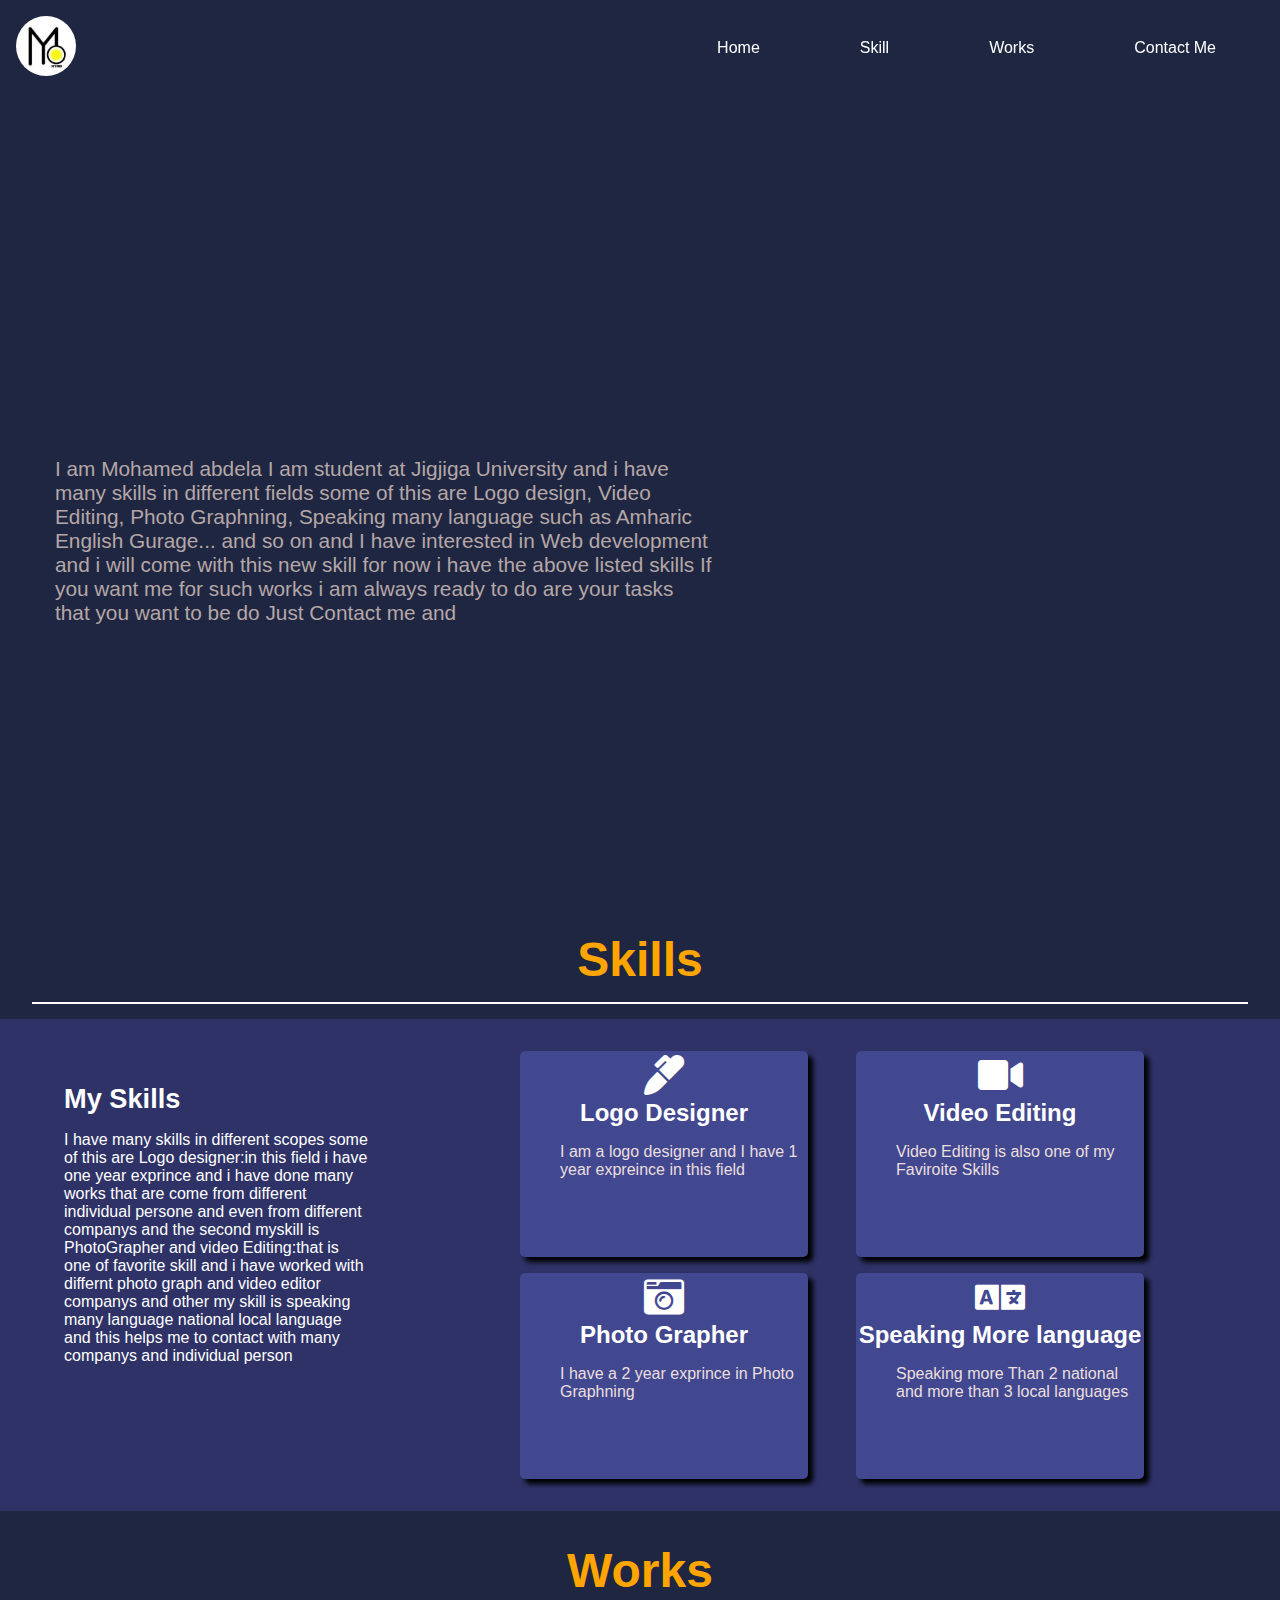
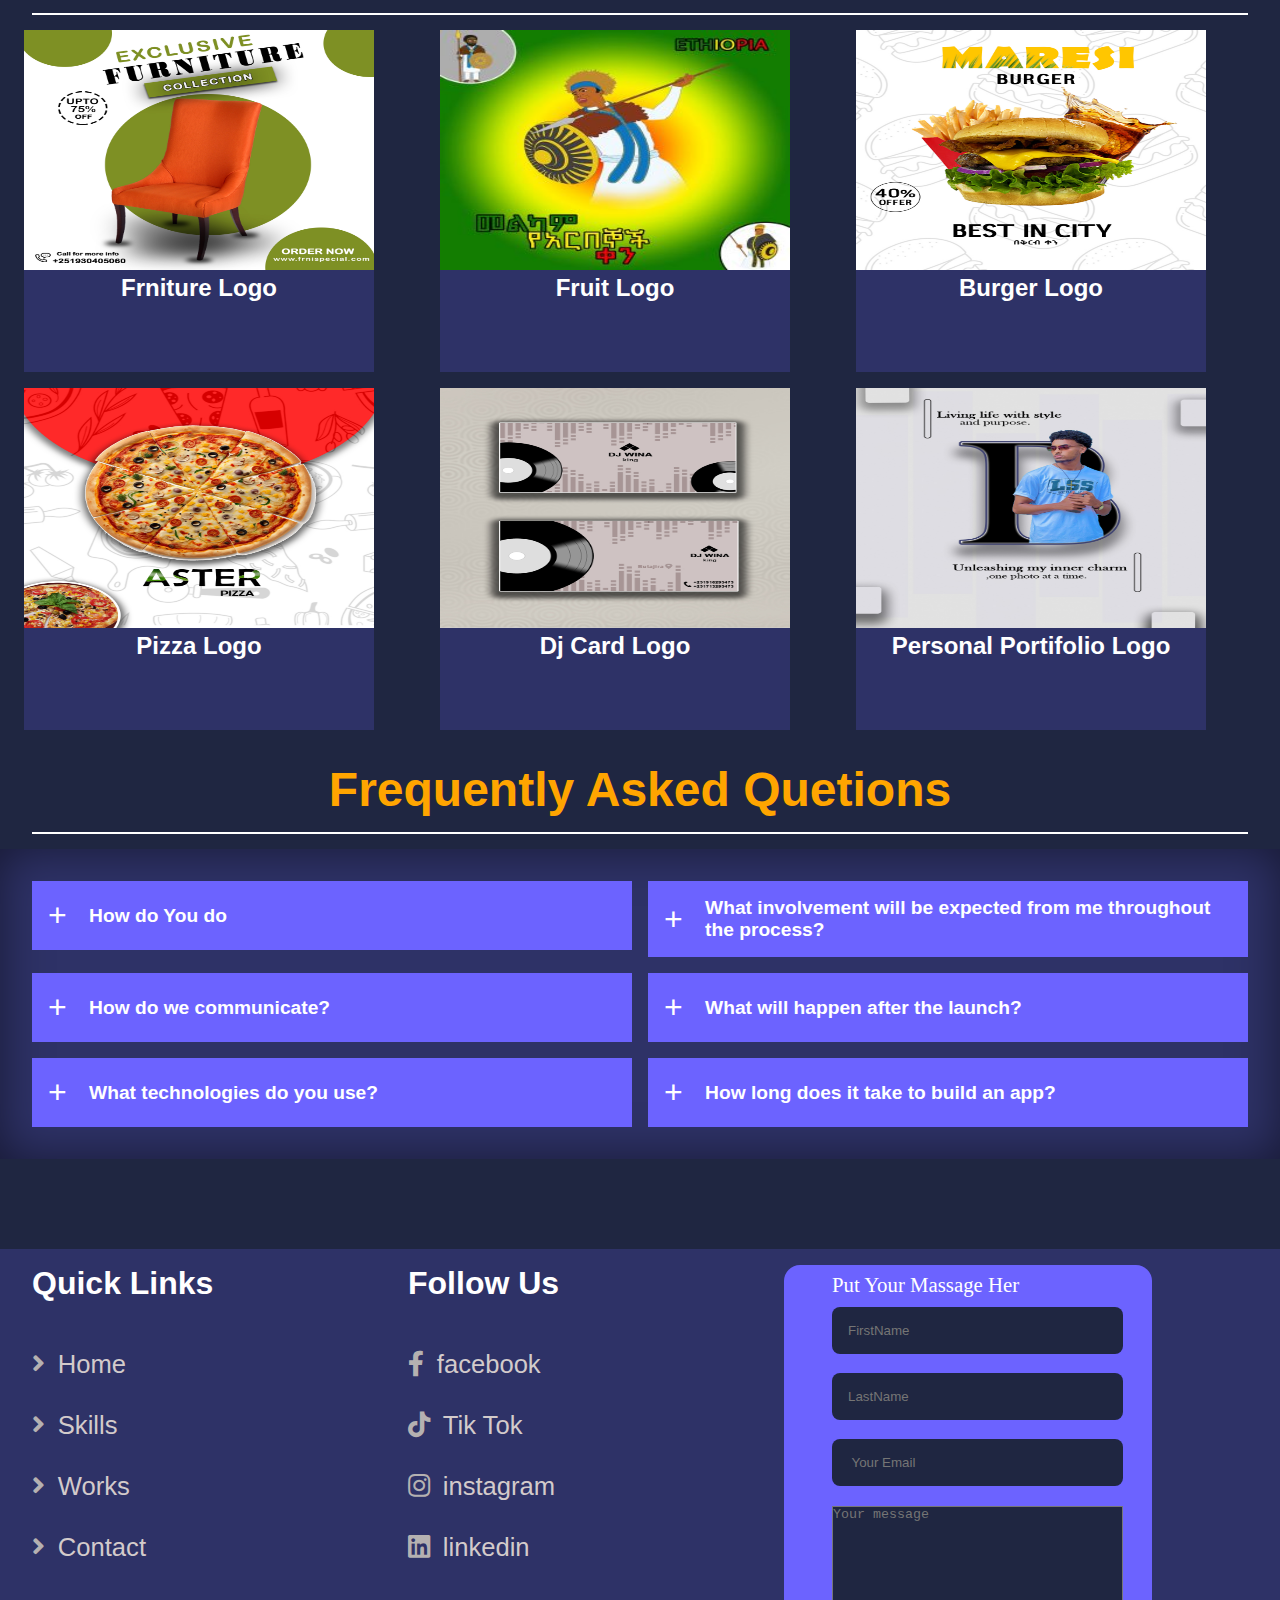
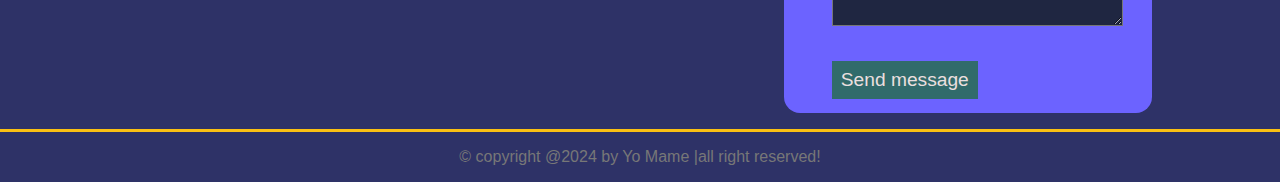
<file: index.html>
<!DOCTYPE html>
<html lang="en">
<head>
  <meta charset="UTF-8">
  <meta name="viewport" content="width=device-width, initial-scale=1.0">
  <link rel="stylesheet" href="style.css">
  <title>Yo Mame</title>
  <link rel="stylesheet" href="https://cdnjs.cloudflare.com/ajax/libs/font-awesome/5.15.4/css/all.min.css" integrity="sha512-1ycn6IcaQQ40/MKBW2W4Rhis/DbILU74C1vSrLJxCq57o941Ym01SwNsOMqvEBFlcgUa6xLiPY/NS5R+E6ztJQ==" crossorigin="anonymous" referrerpolicy="no-referrer" />

</head>
<body>
  <div class="warrap">
    <header>
       <div class="image">
        <img src="images/logo60mame.jpg" alt="">
       </div>
      <div class="navbar">
       <ul>
        <li><a href="#home">Home</a></li>
        <!-- <li><a href="#about">About</a></li> -->
        <li><a href="#skills">Skill</a></li>
        <li><a href="#works">Works</a></li>
        <li><a href="#contact">Contact Me</a></li>
       </ul>
      </div>
      <div class="hm"><i class="fas fa-bars"></i></div>
      <div class="x">X</div>
    </header>
  </div>
<!-- home page -->


<div id="home" class="home">

 <div class="contianer">
 <div class="content">
  <h2 class="anim">I am Mohamed Abdela</h2>
  <p>  I am Mohamed abdela I am student at Jigjiga University and i have many skills in different fields some of this are 
    Logo design, Video Editing, Photo Graphning, Speaking many language such as Amharic English Gurage... and so on and
    I have interested in Web development and i will come with this new skill for now i have the above listed skills 
    If you want me for such works i am always ready to do are your tasks that you want to be do 
    Just Contact me

    and  </p>
  <button class="anim"><a href="#contact" class="btn">Contact Me</a></button>
</div>
<div class="image anim">
  <img src="images/happy400px.jpg" alt="">
</div>
 </div>

</div>



<!-- The Skill Part Starts.............. -->
<h1 class="title">Skills</h1>
<div class="skills" id="skills">
  <div class="myskills">
    <h2>My Skills</h2>
    <p>I have many skills in different scopes some of this are Logo designer:in this field i have one year exprince 
    and i have done many works that are come from different individual persone and even from different companys 
    and the second myskill is PhotoGrapher and video Editing:that is one of favorite skill and i have worked with differnt
    photo graph and video editor companys and other  my skill is speaking many language national local language and this helps me to contact with many companys and individual person
    </p>
    <button class="anim"><a href="/sub/myskill.html" class="btn">See More</a></button>
  </div>
  <div class="boxs">
    <div class="box">
  
      <div class="image">
        <i class="fas fa-marker"></i>

      </div>
      <h3>Logo Designer</h3>
        <p>I am a logo designer and I have 1 year expreince in this field</p>
        <button class="anim"><a href="/sub/notfinishedpage.html" class="btn">See More</a></button>
    </div>
    <!-- box -->
    <div class="box">
      <div class="image">
        <i class="fas fa-regular fa-video"></i>
      </div>
      <h3>Video Editing</h3>
      <p>Video Editing is also one of my Faviroite Skills</p>
        <button class="anim"><a href="/sub/Video-photo.html" class="btn">See More</a></button>
    </div>
    <!-- box -->
    <div class="box">
      <div class="image">
        <i class="fas fa-camera-retro"></i>
      </div>
      <h3> Photo Grapher</h3>
      <p>I have a 2 year exprince in Photo Graphning</p>
        <button class="anim"><a href="/sub/logo-design.html" class="btn">See More</a></button>
    </div>
    <!-- box -->
    <div class="box">
      <div class="image">
        <i class="fas  fa-language"></i>
      </div>
      <h3>Speaking More language</h3>
      <p>Speaking more Than 2 national and more than 3 local languages</p>
        <button class="anim"><a href="/sub/Speakinglang.html" class="btn">See More</a></button>
    </div>
    <!-- box -->
  </div>

</div>
<!-- the works part starts -->
<div class="works" id="works">
  <h1 class="title">  Works</h1>
  <div class="boxs">
    <div class="box">
   <div class="image">
    <img src="images/frni.jpg" alt="">
   </div>
   <div class="content">
    <h3>Frniture Logo</h3>
    <!-- <p>It is Hospital Website and it is built using
      html,css,js and php
    </p> -->
      <button class="anim"><a href="#" class="btn">See More</a></button>
   </div>
    </div>
    <!-- box -->
    <div class="box">
      <div class="image">
       <img src="images/adwa300.jpg" alt="">
      </div>
      <div class="content">
       <h3>Fruit Logo</h3>
 
         <button class="anim"><a href="#" class="btn">See More</a></button>
      </div>
       </div>
       <!-- box -->
       <div class="box">
        <div class="image">
         <img src="images/burger.jpg" alt="">
        </div>
        <div class="content">
         <h3>Burger Logo</h3>
     
           <button class="anim"><a href="#" class="btn">See More</a></button>
        </div>
         </div>
         <!-- box -->
         <div class="box">
          <div class="image">
           <img src="images/pizza.jpg" alt="">
          </div>
          <div class="content">
           <h3>Pizza Logo</h3>
        
             <button class="anim"><a href="#" class="btn">See More</a></button>
          </div>
           </div>
           <!-- box -->
           <div class="box">
            <div class="image">
             <img src="images/for dj.jpg" alt="">
            </div>
            <div class="content">
             <h3> Dj Card Logo</h3>

               <button class="anim"><a href="#" class="btn">See More</a></button>
            </div>
             </div>
             <!-- box -->
             <div class="box">
              <div class="image">
               <img src="images/biruk.jpg" alt="">
              </div>
              <div class="content">
               <h3>Personal Portifolio Logo</h3>
                 <button class="anim"><a href="#" class="btn">See More</a></button>
              </div>
               </div>
               <!-- box -->
  </div>
</div>
<!-- frequently asked queastions -->

<h1 class="title">Frequently Asked Quetions</h1>

<div class="faqs">
  <div class="faqscontianer">
    <articlec class="faq">
      <div class="icons">
        <div class="iconp">+</div>
        <div class="iconm">-</div>
      </div>
      <div class="qa">
        <h4>How do You do</h4>
        <p>I have do my jobs using latest technology and devices within a short time and heigh quality</p>
      </div>
    </articlec>
    <articlec class="faq">
      <div class="icons">
        <div class="iconp">+</div>
        <div class="iconm">-</div>
      </div>
      <div class="qa">
        <h4>What involvement will be expected from me throughout the process?</h4>
        <p>Lorem ipsum dolor sit, amet consectetur adipisicing elit. Non sunt recusandae inventore harum sit, nihil id itaque autem, voluptas ducimus nesciunt suscipit? Ipsa doloribus hic commodi facere repellendus aliquid quisquam?</p>
      </div>
          </articlec>
          <articlec class="faq">
            <div class="icons">
              <div class="iconp">+</div>
              <div class="iconm">-</div>
            </div>
            <div class="qa">
              <h4>How do we communicate?</h4>
              <p>I have do my jobs using latest technology and devices within a short time and heigh quality</p>
            </div>
                </articlec>
                <articlec class="faq">
                  <div class="icons">
                    <div class="iconp">+</div>
                    <div class="iconm">-</div>
                  </div>
                  <div class="qa">
                    <h4>What will happen after the launch?</h4>
                    <p>Lorem ipsum dolor sit, amet consectetur adipisicing elit. Non sunt recusandae inventore harum sit, nihil id itaque autem, voluptas ducimus nesciunt suscipit? Ipsa doloribus hic commodi facere repellendus aliquid quisquam?</p>
                  </div>
                      </articlec>
                      <articlec class="faq">
                        <div class="icons">
                          <div class="iconp">+</div>
                          <div class="iconm">-</div>
                        </div>
                        <div class="qa">
                          <h4>What technologies do you use?</h4>
                          <p>Lorem ipsum dolor sit, amet consectetur adipisicing elit. Non sunt recusandae inventore harum sit, nihil id itaque autem, voluptas ducimus nesciunt suscipit? Ipsa doloribus hic commodi facere repellendus aliquid quisquam?</p>
                        </div>
                            </articlec>
                            <articlec class="faq">
                            <div class="icons">
                              <div class="iconp">+</div>
                              <div class="iconm">-</div>
                            </div>
                              <div class="qa">
                                <h4>How long does it take to build an app?</h4>
                                <p>Lorem ipsum dolor sit, amet consectetur adipisicing elit. Non sunt recusandae inventore harum sit, nihil id itaque autem, voluptas ducimus nesciunt suscipit? Ipsa doloribus hic commodi facere repellendus aliquid quisquam?</p>
                              </div>
                                  </articlec>
  </div>
</div>
<!-- end of the quetion -->







<footer class="footer" id="contact">
  <section class="grid">
    <div class="box">
      <h3>Quick Links</h3>
      <a href="index.html"><i class="fas fa-angle-right"></i>Home</a>
      <a href="jobs.html"><i  class="fas fa-angle-right"></i>Skills</a>
      <a href="contact.html"><i  class="fas fa-angle-right"></i>Works</a>
      <a href="#book.html" ><i class="fas fa-angle-right"></i>Contact</a>
 

    </div>
    <div class="box">
      <h3>Follow Us</h3>
    <a href="#"><i class="fab fa-facebook-f" ></i>facebook</a>
    <a href="#"><i class="fab fa-tiktok"></i>Tik Tok</a>
    <a href="#"><i class="fab fa-instagram" ></i>instagram</a>
    <a href="#"><i class="fab fa-linkedin" ></i>linkedin</a>
    </div>
    <div class="box">
      <section class="contact">
     <div class="contactcontainer">
      <h1>Put Your Massage Her</h1>
      <form action="https://api.web3forms.com/submit" method="POST">

        <div class="formname">
          <input type="hidden" name="access_key" value="19f52b48-fb1d-4408-9b08-15663de8ae3e">
          <input type="text" name="fname" placeholder="FirstName" required>
          <input type="text" name="lname" placeholder="LastName" required>
        </div>
        <input type="text" name="email" placeholder=" Your Email" required>
        <textarea name="message" id=""  rows="7" placeholder="Your message " ></textarea>
        <button type="submit" class="btn mssag">Send message</button>
      </form>
     </div>
      </section>
    
    
    
       </div>

  </section>

  <div class="credit">&copy; copyright @2024 by <span>Yo Mame</span> |all right reserved!</div>

  
 
</footer> 


<script src="script.js"></script>
</body>
</html>
</file>
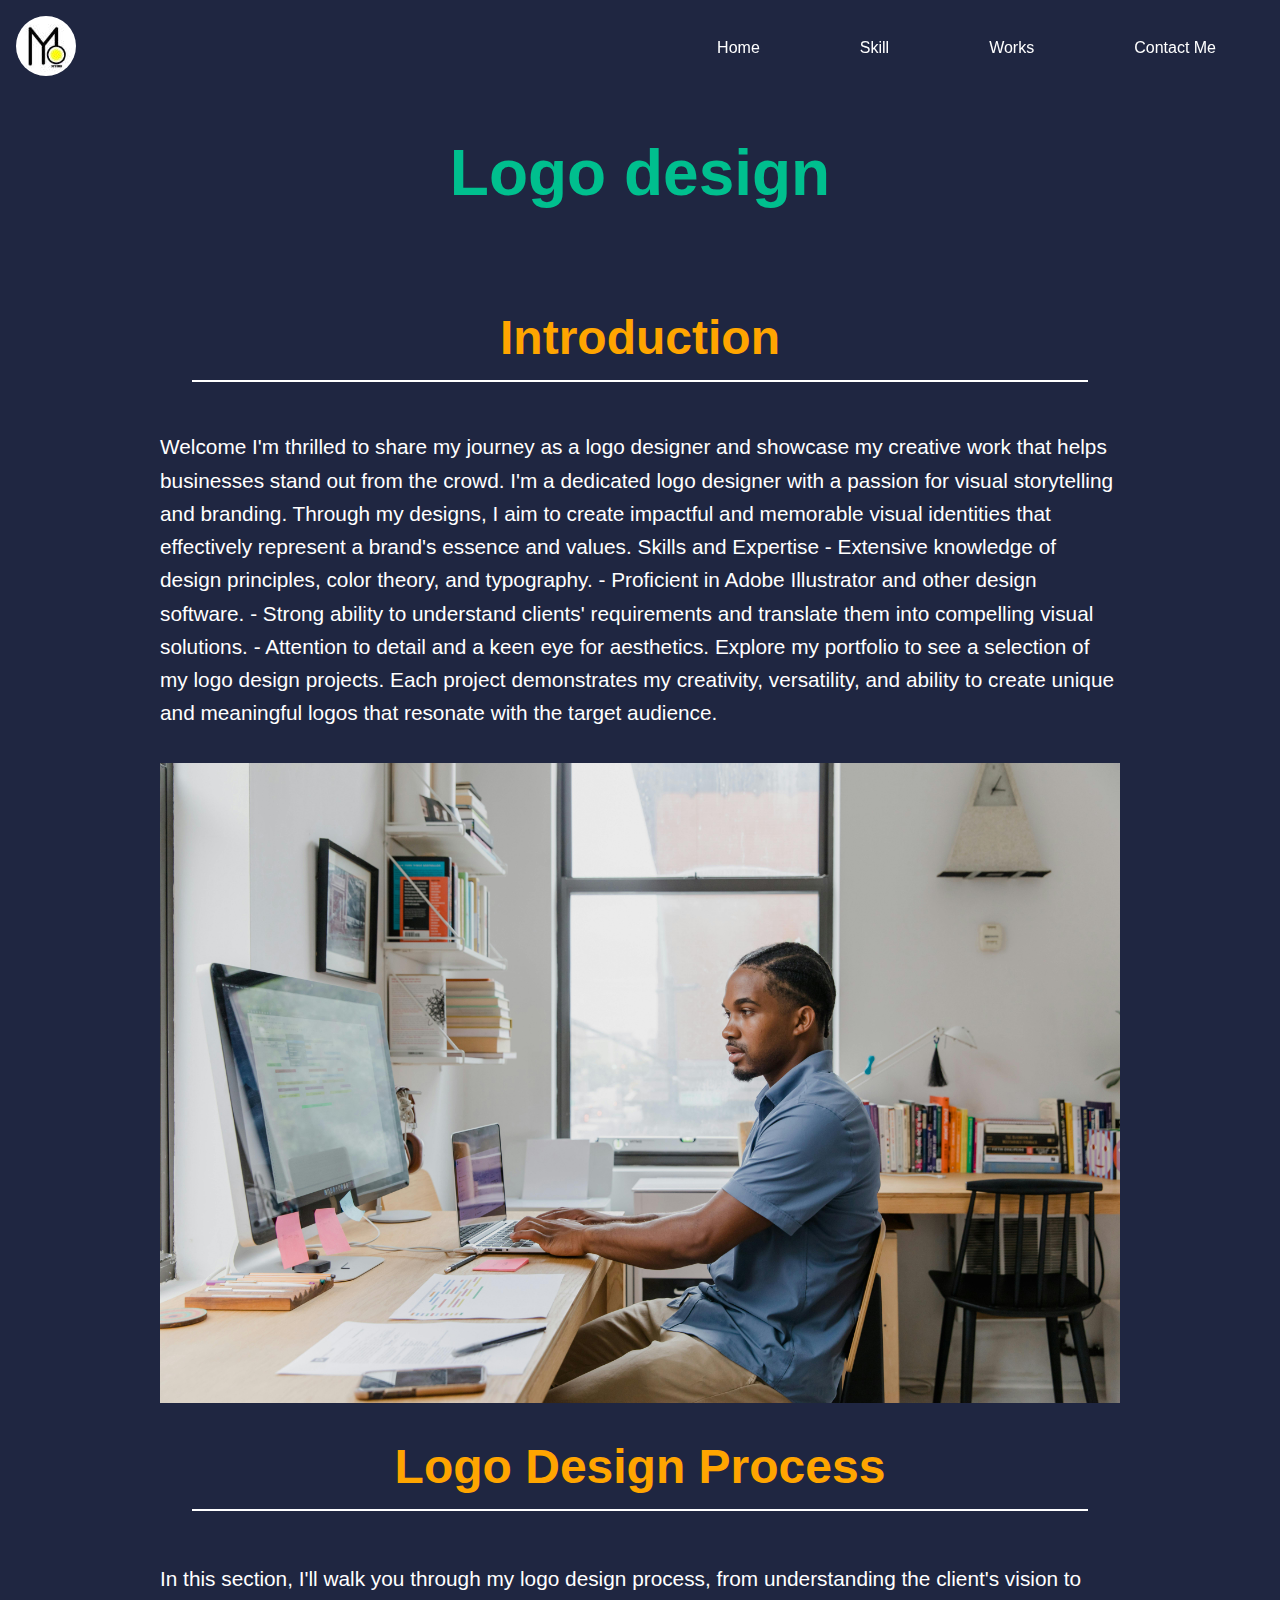
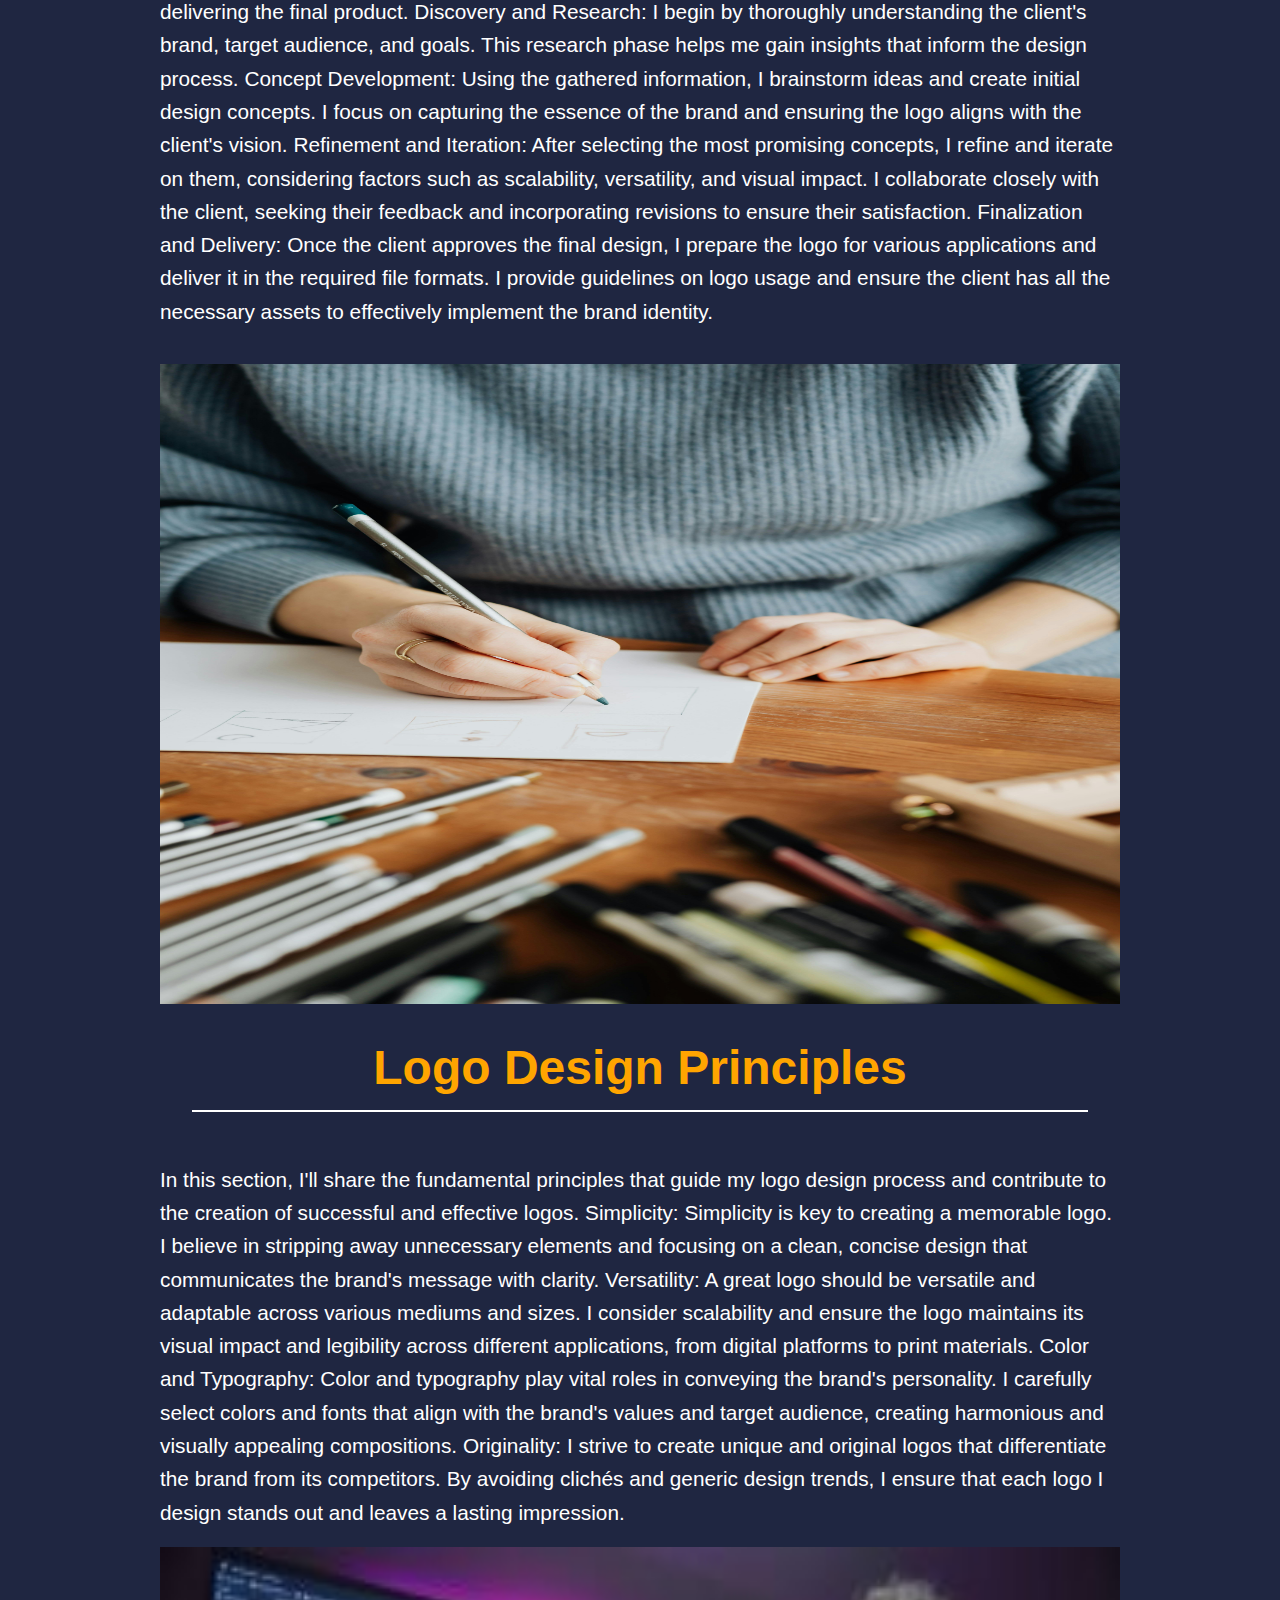
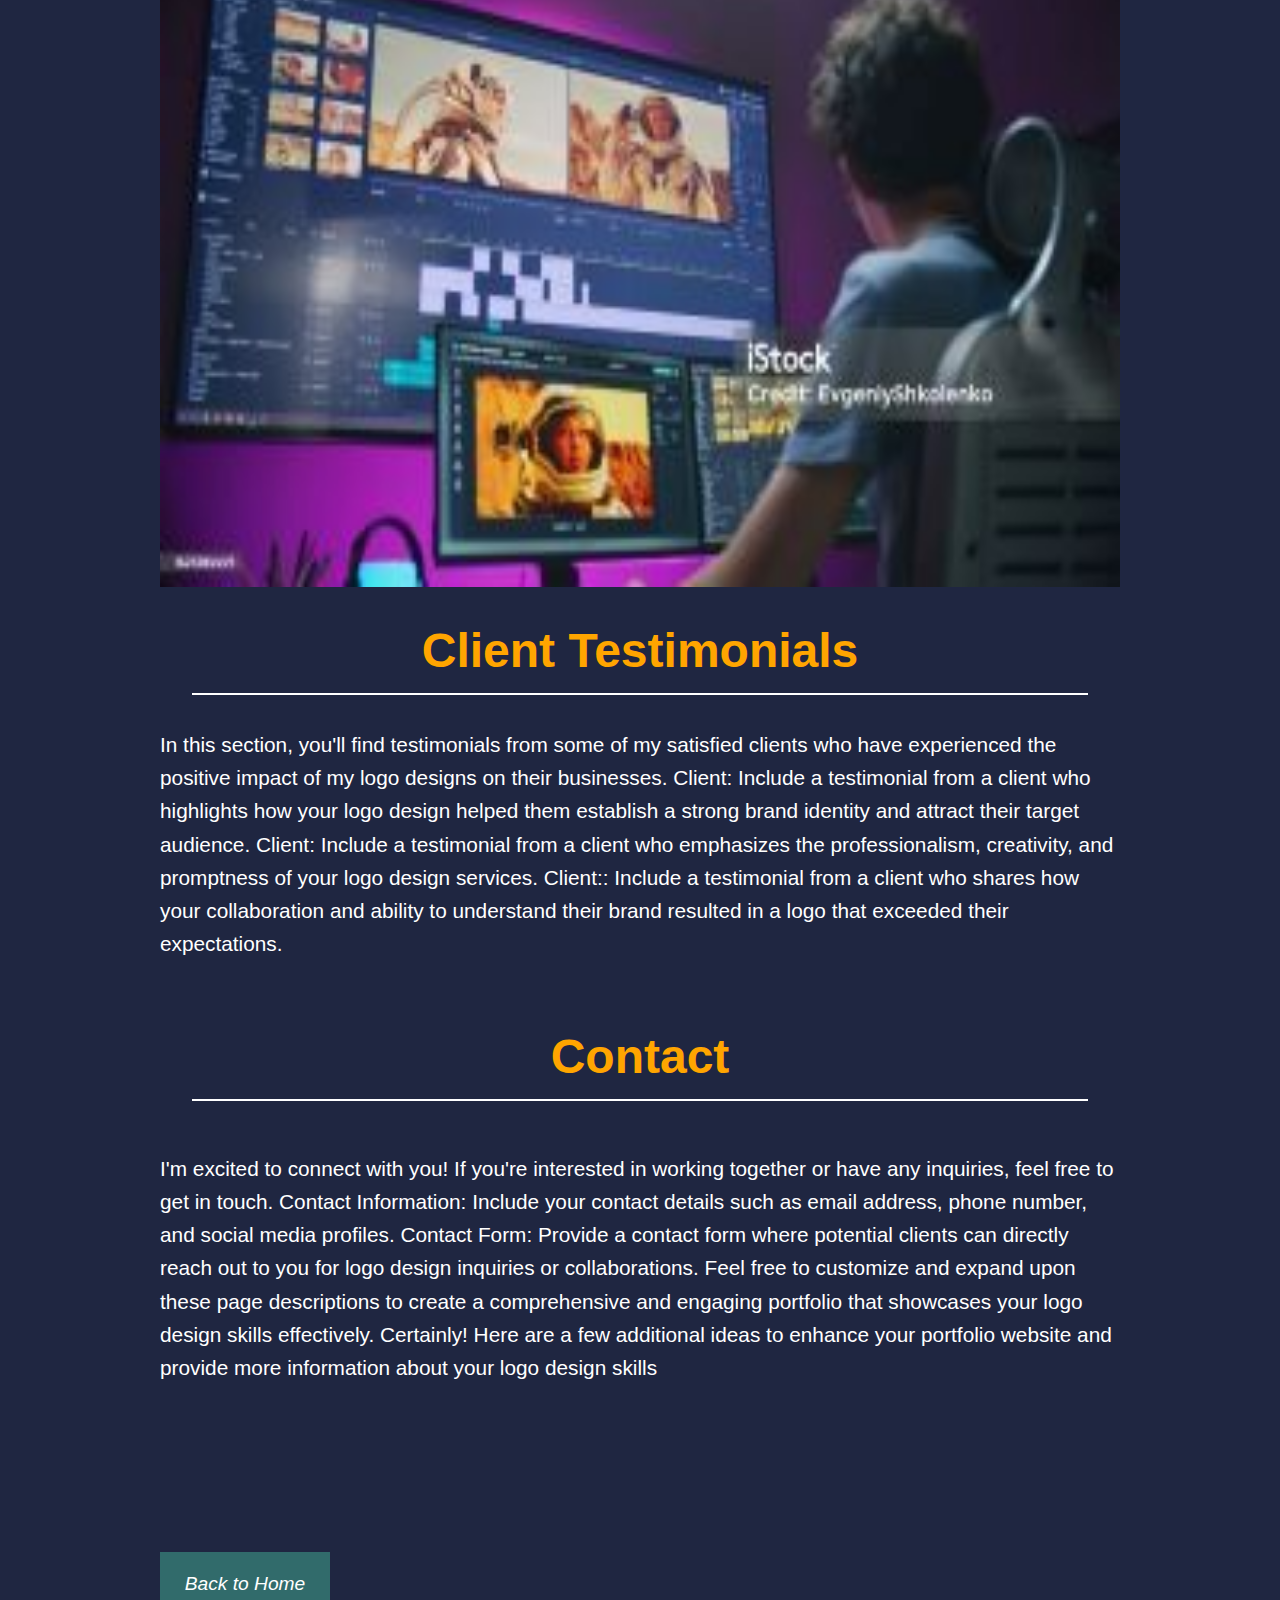
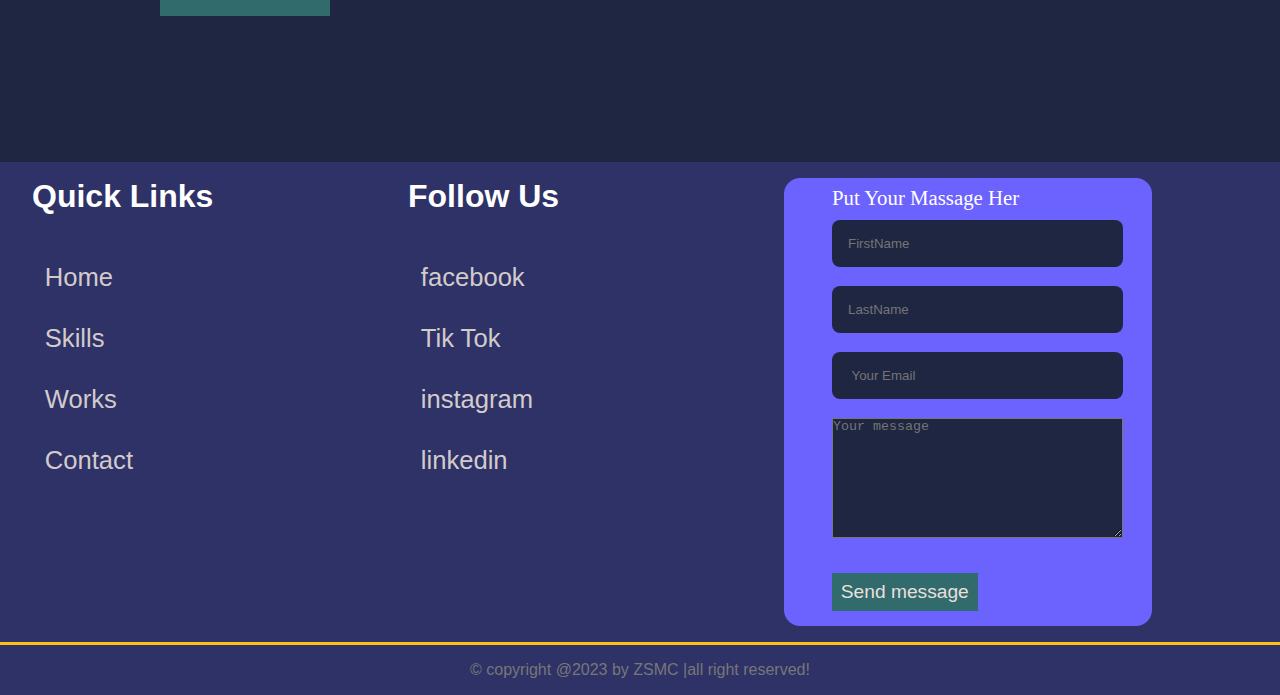
<file: sub/logo-design.html>
<!DOCTYPE html>
<html lang="en">
<head>
  <meta charset="UTF-8">
  <meta name="viewport" content="width=device-width, initial-scale=1.0">
  <title>Logo design</title>
  <link rel="stylesheet" href="https://cdnjs.cloudflare.com/ajax/libs/font-awesome/6.5.1/css/all.min.css" integrity="sha512-DTOQO9RWCH3ppGqcWaEA1BIZOC6xxalwEsw9c2QQeAIftl+Vegovlnee1c9QX4TctnWMn13TZye+giMm8e2LwA==" crossorigin="anonymous" referrerpolicy="no-referrer" />
  <link rel="stylesheet" href="/style.css">
</head>
<body>
  <div class="warrap">
    <header>
       <div class="image">
        <img src="/images/logo60mame.jpg" alt="">
       </div>
      <div class="navbar">
       <ul>
        <li><a href="/index.html#home">Home</a></li>
        <!-- <li><a href="#about">About</a></li> -->
        <li><a href="index.html#skills">Skill</a></li>
        <li><a href="index.html#works">Works</a></li>
        <li><a href="index.html#contact">Contact Me</a></li>
       </ul>
      </div>
      <div class="hm">=</div>
      <div class="x">X</div>
    </header>
  </div>
<!-- this is the landing page for the myskills page -->

<div class="skill">

 <div class="heading">
  <h1>Logo design</h1>
 </div>

  <div class="descriptions">
<br><br>

  <h2 class="title">Introduction</h2>

  
   <p>
   <br>
      Welcome  I'm thrilled to share my journey as a logo designer and showcase my creative work that helps businesses stand out from the crowd.
  
      I'm a dedicated logo designer with a passion for visual storytelling and branding. Through my designs, I aim to create impactful and memorable visual identities that effectively represent a brand's essence and values.
      Skills and Expertise
      - Extensive knowledge of design principles, color theory, and typography.
      - Proficient in Adobe Illustrator and other design software.
      - Strong ability to understand clients' requirements and translate them into compelling visual solutions.
      - Attention to detail and a keen eye for aesthetics.
      Explore my portfolio to see a selection of my logo design projects. Each project demonstrates my creativity, versatility, and ability to create unique and meaningful logos that resonate with the target audience.
      <br><br>
      </p>
      <div class="image">
        <img src="/images/logodesigerprocess.jpg" alt="">
      </div>
      
        <h1 class="title">Logo Design Process</h1>
     
      <br><br>
      <p>
      In this section, I'll walk you through my logo design process, from understanding the client's vision to delivering the final product.
      Discovery and Research:
      I begin by thoroughly understanding the client's brand, target audience, and goals. This research phase helps me gain insights that inform the design process.
      
      Concept Development:
      Using the gathered information, I brainstorm ideas and create initial design concepts. I focus on capturing the essence of the brand and ensuring the logo aligns with the client's vision.
      
      Refinement and Iteration:
      After selecting the most promising concepts, I refine and iterate on them, considering factors such as scalability, versatility, and visual impact. I collaborate closely with the client, seeking their feedback and incorporating revisions to ensure their satisfaction.
      
      Finalization and Delivery:
      Once the client approves the final design, I prepare the logo for various applications and deliver it in the required file formats. I provide guidelines on logo usage and ensure the client has all the necessary assets to effectively implement the brand identity.
    </p>
      <br><br>
      <div class="image">
        <img src="/images/logodesignerprincipl.jpg" alt="">
      </div>
     
        <h2 class="title">Logo Design Principles</h2>
      
      
      <br><br>
      <p>
      In this section, I'll share the fundamental principles that guide my logo design process and contribute to the creation of successful and effective logos.
      
      Simplicity:
      Simplicity is key to creating a memorable logo. I believe in stripping away unnecessary elements and focusing on a clean, concise design that communicates the brand's message with clarity.
      
      Versatility:
      A great logo should be versatile and adaptable across various mediums and sizes. I consider scalability and ensure the logo maintains its visual impact and legibility across different applications, from digital platforms to print materials.
      
      Color and Typography:
      Color and typography play vital roles in conveying the brand's personality. I carefully select colors and fonts that align with the brand's values and target audience, creating harmonious and visually appealing compositions.
      
      Originality:
      I strive to create unique and original logos that differentiate the brand from its competitors. By avoiding clichés and generic design trends, I ensure that each logo I design stands out and leaves a lasting impression.
    </p>
      <br>
      <div class="image">
        <img src="/images/VE300.jpg" alt="">
      </div>
 
      <h2 class="title"> Client Testimonials</h2>
    
      <br>
      <p>
      In this section, you'll find testimonials from some of my satisfied clients who have experienced the positive impact of my logo designs on their businesses.
      
      Client:
      Include a testimonial from a client who highlights how your logo design helped them establish a strong brand identity and attract their target audience.
      
      Client:
      Include a testimonial from a client who emphasizes the professionalism, creativity, and promptness of your logo design services.
      
      Client::
      Include a testimonial from a client who shares how your collaboration and ability to understand their brand resulted in a logo that exceeded their expectations.
    </p>
      <br><br>
   
      <h2 class="title">Contact</h2>
  
      <br><br>
      <p>
      I'm excited to connect with you! If you're interested in working together or have any inquiries, feel free to get in touch.
      
      Contact Information:
      Include your contact details such as email address, phone number, and social media profiles.
      
      Contact Form:
      Provide a contact form where potential clients can directly reach out to you for logo design inquiries or collaborations.
      
      Feel free to customize and expand upon these page descriptions to create a comprehensive and engaging portfolio that showcases your logo design skills effectively.
      Certainly! Here are a few additional ideas to enhance your portfolio website and provide more information about your logo design skills
      <br>
      <button class="anim"><a href="/index.html#contact" class="btn" style="text-align: center;">Get contact</a></button>
    </p>
      <br>
<br><br><br>


    <button style="width: 170px; text-align: center;"><i><a href="/index.html">Back to Home</a></i></button>
  </div>
</div>

  <!-- this is the footer part  -->

  <footer class="footer" id="contact">
    <section class="grid">
      <div class="box">
        <h3>Quick Links</h3>
        <a href="index.html"><i class="fas fa-angle-right"></i>Home</a>
        <a href="jobs.html"><i  class="fas fa-angle-right"></i>Skills</a>
        <a href="contact.html"><i  class="fas fa-angle-right"></i>Works</a>
        <a href="#book.html" ><i class="fas fa-angle-right"></i>Contact</a>
   
  
      </div>
    
      <div class="box">
        <h3>Follow Us</h3>
      <a href="#"><i class="fab fa-facebook-f" ></i>facebook</a>
      <a href="#"><i class="fab fa-tiktok"></i>Tik Tok</a>
      <a href="#"><i class="fab fa-instagram" ></i>instagram</a>
      <a href="#"><i class="fab fa-linkedin" ></i>linkedin</a>
      </div>
      <div class="box">
        <section class="contact">
      
       <div class="contactcontainer">
        <h1>Put Your Massage Her</h1>
        <form action="https://api.web3forms.com/submit" method="POST">

          <div class="formname">   
            <input type="text" name="fname" placeholder="FirstName" required>
            <input type="text" name="lname" placeholder="LastName" required>
          </div>
          <input type="text" name="email" placeholder=" Your Email" required>
          <textarea name="message" id=""  rows="7" placeholder="Your message " ></textarea>
          <button type="submit" class="btn">Send message</button>
        </form>
       </div>
        </section>
         </div>
    </section>

    <div class="credit">&copy; copyright @2023 by <span>ZSMC</span> |all right reserved!</div>
  </footer> 

  <script src="/script.js"></script>
  </body>
  </html>
</file>
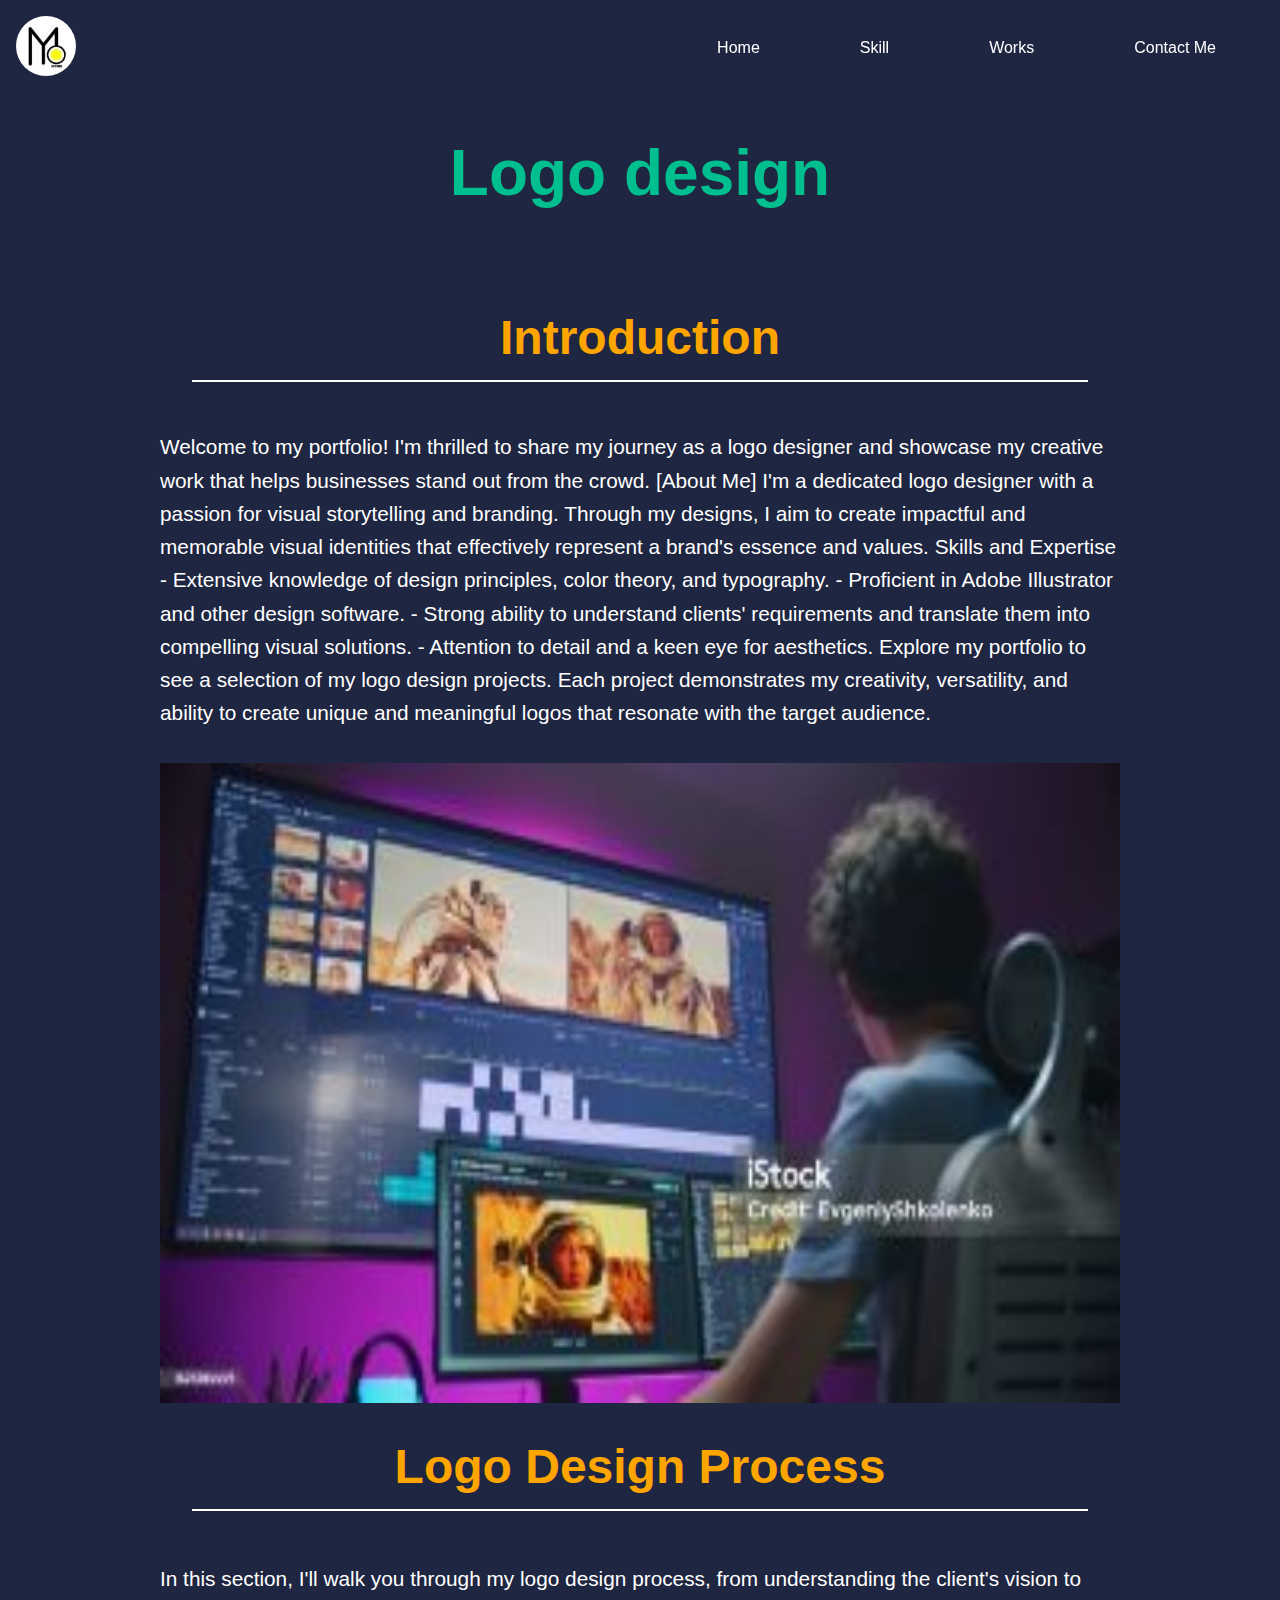
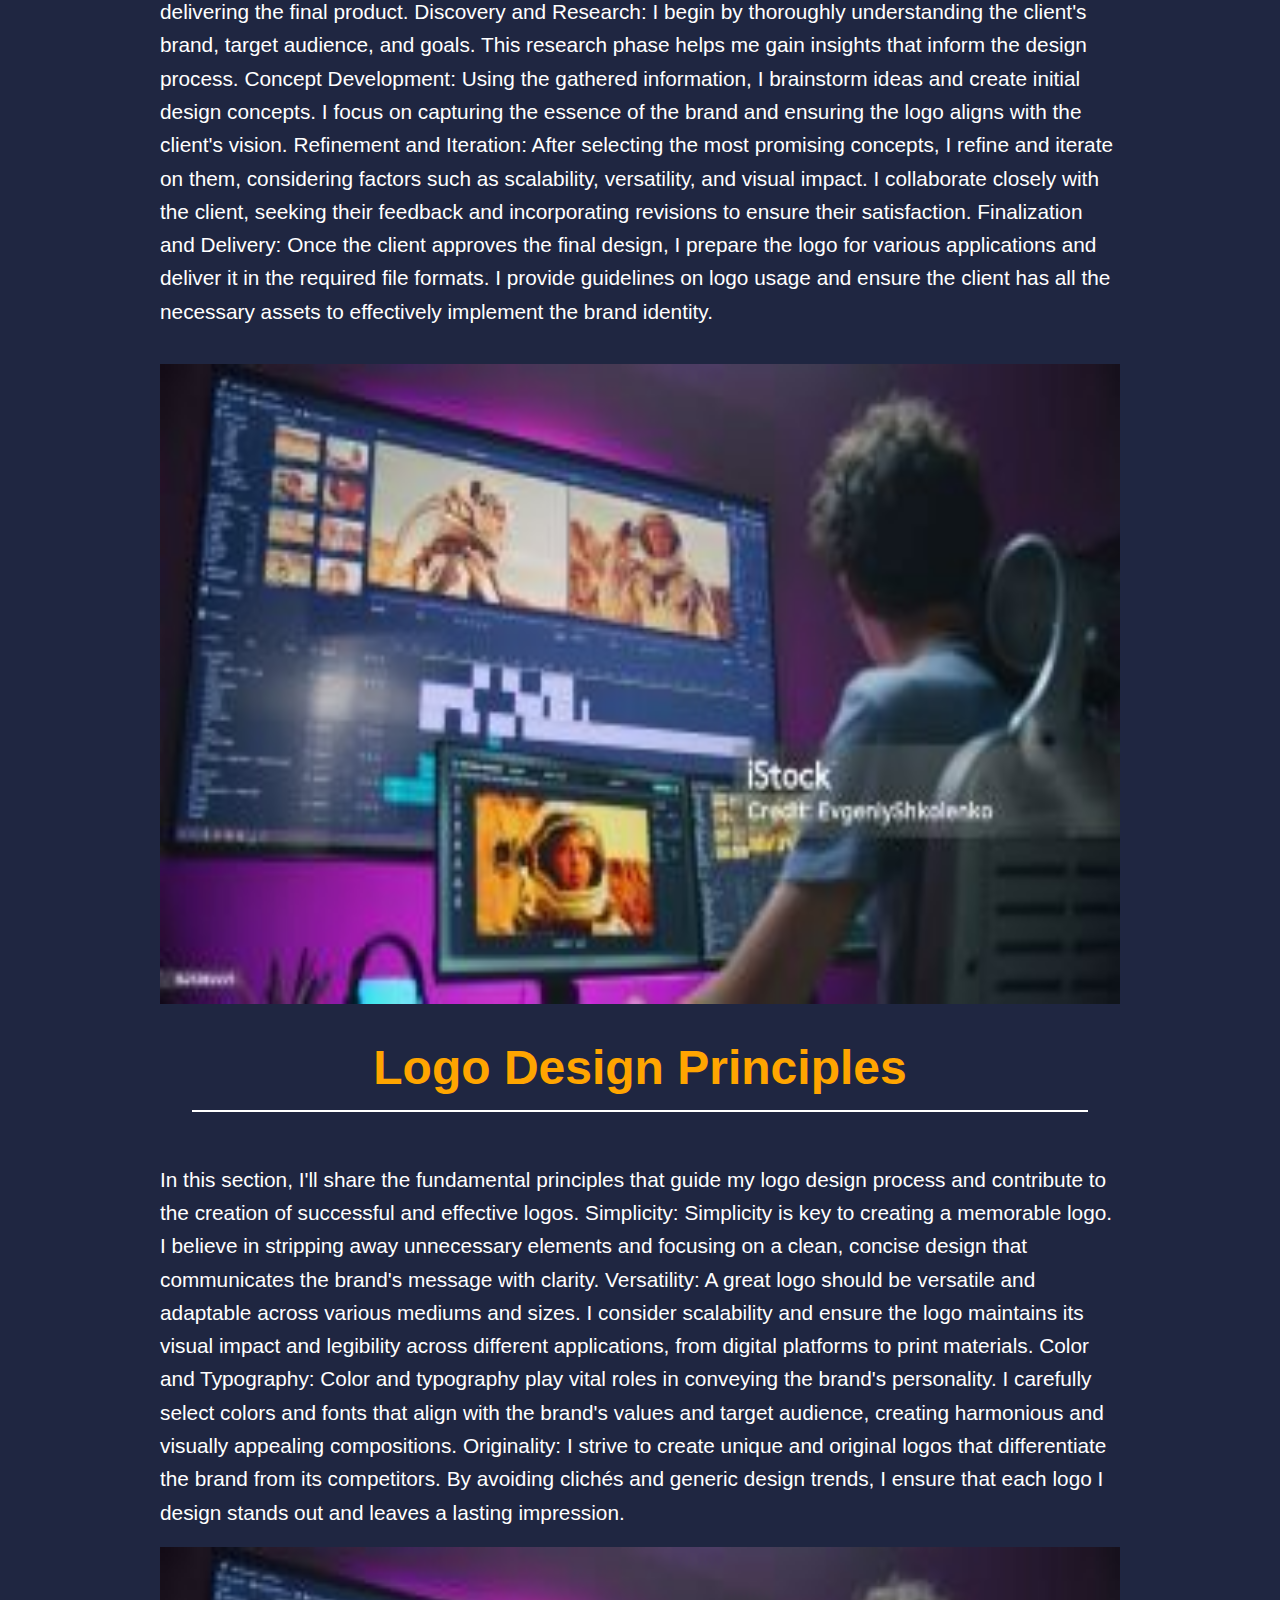
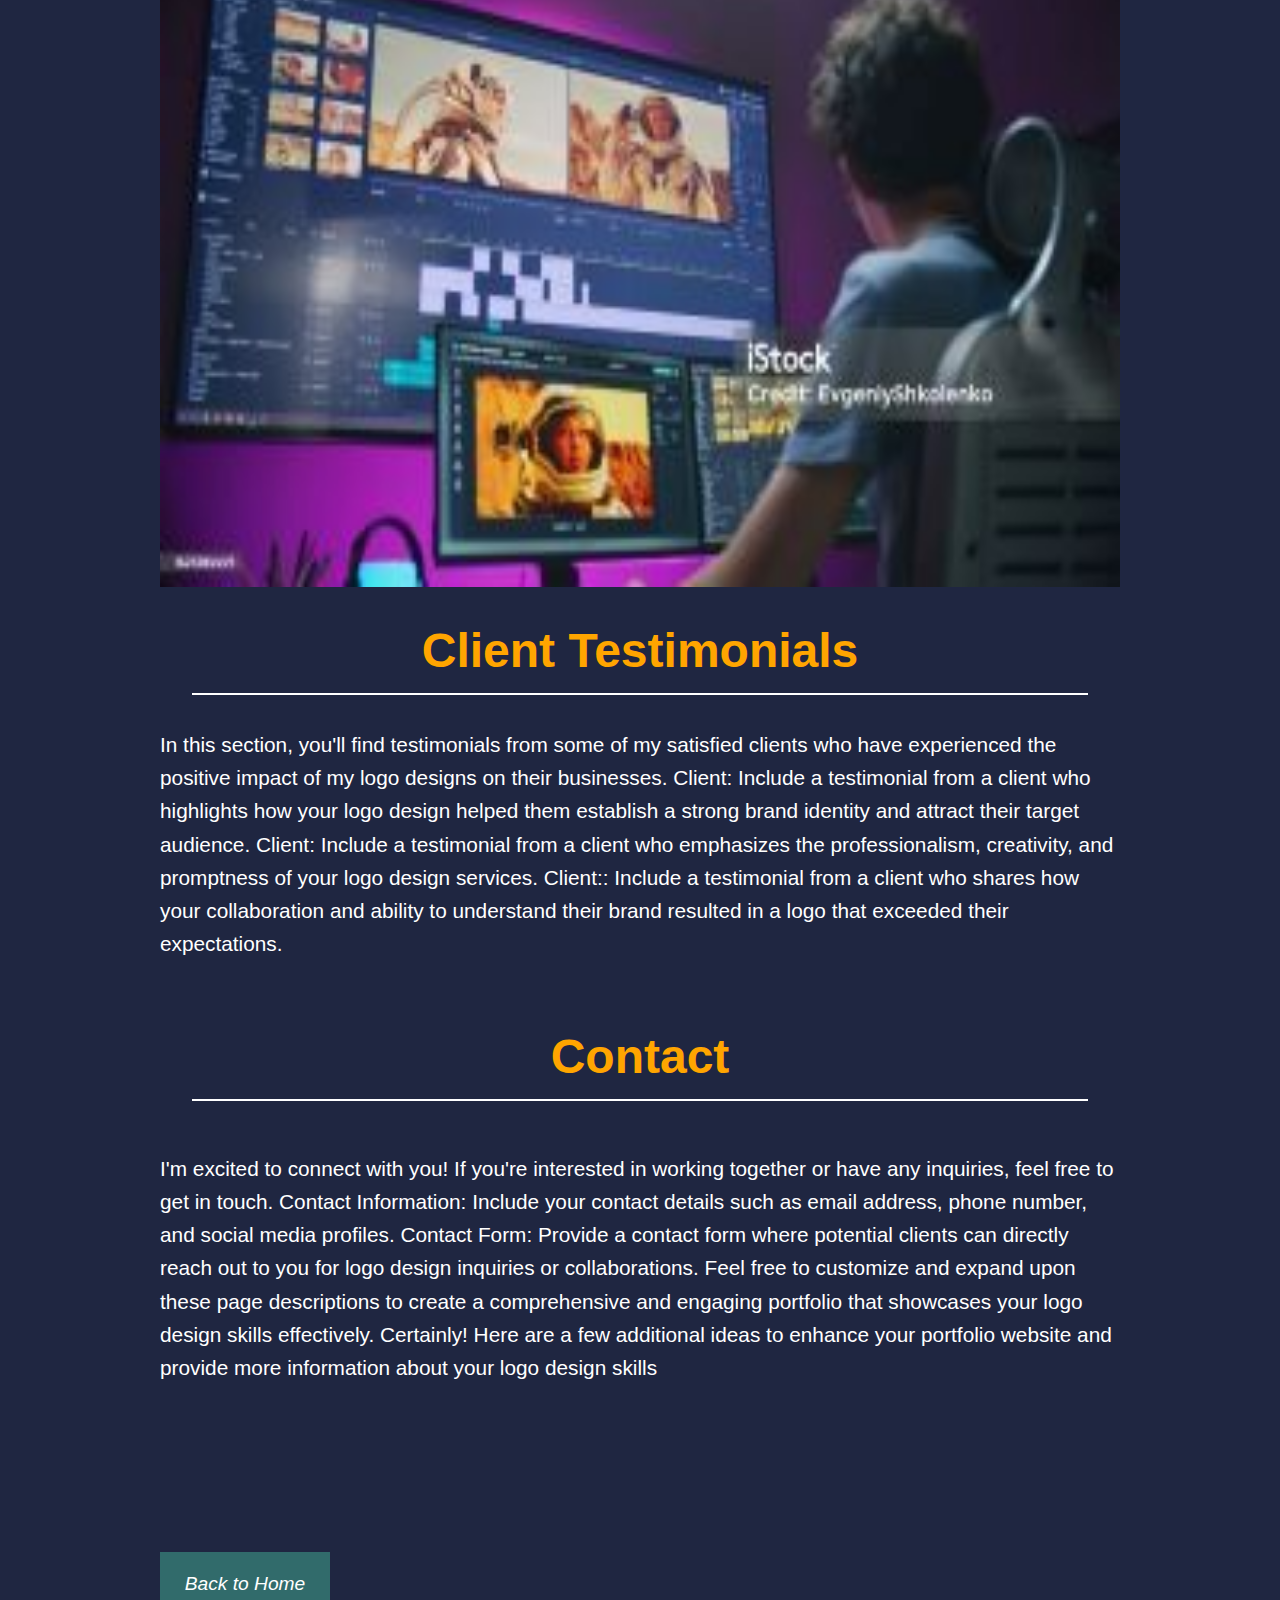
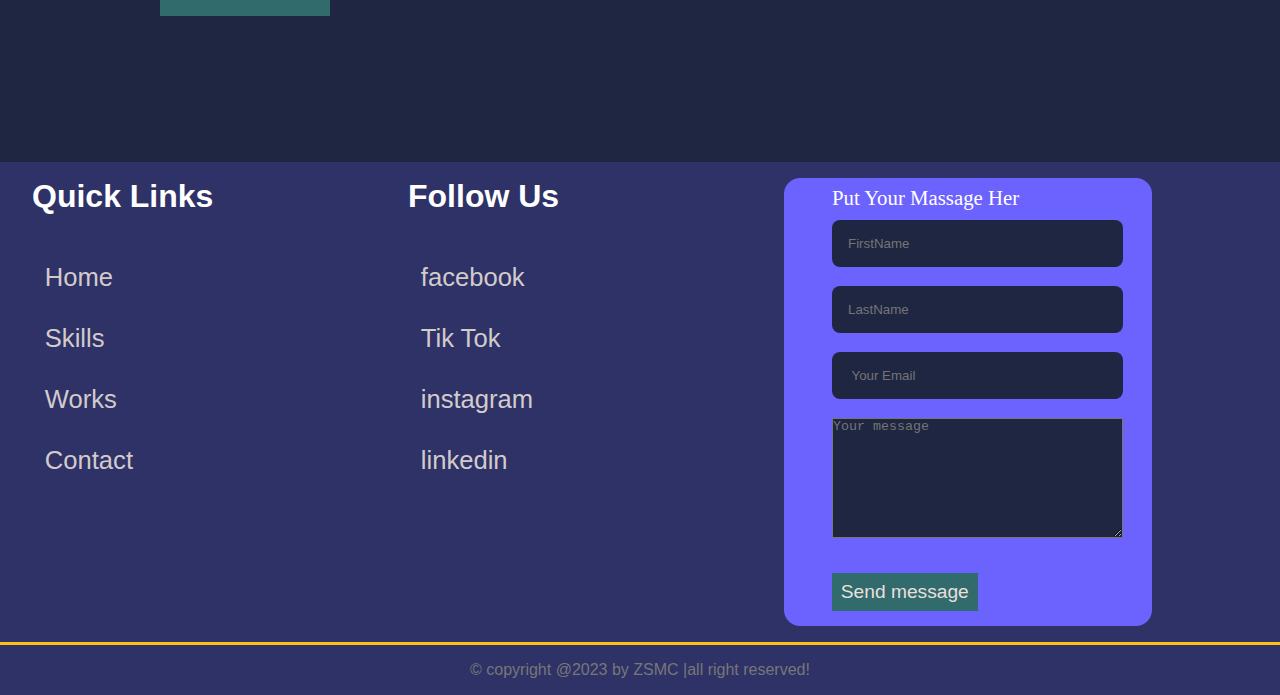
<file: sub/myskill.html>
<!DOCTYPE html>
<html lang="en">
<head>
  <meta charset="UTF-8">
  <meta name="viewport" content="width=device-width, initial-scale=1.0">
  <title>myskills</title>
  <link rel="stylesheet" href="https://cdnjs.cloudflare.com/ajax/libs/font-awesome/6.5.1/css/all.min.css" integrity="sha512-DTOQO9RWCH3ppGqcWaEA1BIZOC6xxalwEsw9c2QQeAIftl+Vegovlnee1c9QX4TctnWMn13TZye+giMm8e2LwA==" crossorigin="anonymous" referrerpolicy="no-referrer" />
  <link rel="stylesheet" href="/style.css">
</head>
<body>
  <div class="warrap">
    <header>
       <div class="image">
        <img src="/images/logo60mame.jpg" alt="">
       </div>
      <div class="navbar">
       <ul>
        <li><a href="/index.html#home">Home</a></li>
        <!-- <li><a href="#about">About</a></li> -->
        <li><a href="index.html#skills">Skill</a></li>
        <li><a href="index.html#works">Works</a></li>
        <li><a href="index.html#contact">Contact Me</a></li>
       </ul>
      </div>
      <div class="hm">=</div>
      <div class="x">X</div>
    </header>
  </div>
<!-- this is the landing page for the myskills page -->

<div class="skill">

 <div class="heading">
  <h1>Logo design</h1>
 </div>

  <div class="descriptions">
<br><br>

  <h2 class="title">Introduction</h2>

  
   <p>
   <br>
      Welcome to my portfolio! I'm thrilled to share my journey as a logo designer and showcase my creative work that helps businesses stand out from the crowd.
      [About Me]
      I'm a dedicated logo designer with a passion for visual storytelling and branding. Through my designs, I aim to create impactful and memorable visual identities that effectively represent a brand's essence and values.
      Skills and Expertise
      - Extensive knowledge of design principles, color theory, and typography.
      - Proficient in Adobe Illustrator and other design software.
      - Strong ability to understand clients' requirements and translate them into compelling visual solutions.
      - Attention to detail and a keen eye for aesthetics.
      Explore my portfolio to see a selection of my logo design projects. Each project demonstrates my creativity, versatility, and ability to create unique and meaningful logos that resonate with the target audience.
      <br><br>
      </p>
      <div class="image">
        <img src="/images/VE300.jpg" alt="">
      </div>
      
        <h1 class="title">Logo Design Process</h1>
     
      <br><br>
      <p>
      In this section, I'll walk you through my logo design process, from understanding the client's vision to delivering the final product.
      Discovery and Research:
      I begin by thoroughly understanding the client's brand, target audience, and goals. This research phase helps me gain insights that inform the design process.
      
      Concept Development:
      Using the gathered information, I brainstorm ideas and create initial design concepts. I focus on capturing the essence of the brand and ensuring the logo aligns with the client's vision.
      
      Refinement and Iteration:
      After selecting the most promising concepts, I refine and iterate on them, considering factors such as scalability, versatility, and visual impact. I collaborate closely with the client, seeking their feedback and incorporating revisions to ensure their satisfaction.
      
      Finalization and Delivery:
      Once the client approves the final design, I prepare the logo for various applications and deliver it in the required file formats. I provide guidelines on logo usage and ensure the client has all the necessary assets to effectively implement the brand identity.
    </p>
      <br><br>
      <div class="image">
        <img src="/images/VE300.jpg" alt="">
      </div>
     
        <h2 class="title">Logo Design Principles</h2>
      
      
      <br><br>
      <p>
      In this section, I'll share the fundamental principles that guide my logo design process and contribute to the creation of successful and effective logos.
      
      Simplicity:
      Simplicity is key to creating a memorable logo. I believe in stripping away unnecessary elements and focusing on a clean, concise design that communicates the brand's message with clarity.
      
      Versatility:
      A great logo should be versatile and adaptable across various mediums and sizes. I consider scalability and ensure the logo maintains its visual impact and legibility across different applications, from digital platforms to print materials.
      
      Color and Typography:
      Color and typography play vital roles in conveying the brand's personality. I carefully select colors and fonts that align with the brand's values and target audience, creating harmonious and visually appealing compositions.
      
      Originality:
      I strive to create unique and original logos that differentiate the brand from its competitors. By avoiding clichés and generic design trends, I ensure that each logo I design stands out and leaves a lasting impression.
    </p>
      <br>
      <div class="image">
        <img src="/images/VE300.jpg" alt="">
      </div>
 
      <h2 class="title"> Client Testimonials</h2>
    
      <br>
      <p>
      In this section, you'll find testimonials from some of my satisfied clients who have experienced the positive impact of my logo designs on their businesses.
      
      Client:
      Include a testimonial from a client who highlights how your logo design helped them establish a strong brand identity and attract their target audience.
      
      Client:
      Include a testimonial from a client who emphasizes the professionalism, creativity, and promptness of your logo design services.
      
      Client::
      Include a testimonial from a client who shares how your collaboration and ability to understand their brand resulted in a logo that exceeded their expectations.
    </p>
      <br><br>
   
      <h2 class="title">Contact</h2>
  
      <br><br>
      <p>
      I'm excited to connect with you! If you're interested in working together or have any inquiries, feel free to get in touch.
      
      Contact Information:
      Include your contact details such as email address, phone number, and social media profiles.
      
      Contact Form:
      Provide a contact form where potential clients can directly reach out to you for logo design inquiries or collaborations.
      
      Feel free to customize and expand upon these page descriptions to create a comprehensive and engaging portfolio that showcases your logo design skills effectively.
      Certainly! Here are a few additional ideas to enhance your portfolio website and provide more information about your logo design skills
      <br>
      <button class="anim"><a href="/index.html#contact" class="btn" style="text-align: center;">Get contact</a></button>
    </p>
      <br>
<br><br><br>


    <button style="width: 170px; text-align: center;"><i><a href="/index.html">Back to Home</a></i></button>
  </div>
</div>

  <!-- this is the footer part  -->

  <footer class="footer" id="contact">
    <section class="grid">
      <div class="box">
        <h3>Quick Links</h3>
        <a href="index.html"><i class="fas fa-angle-right"></i>Home</a>
        <a href="jobs.html"><i  class="fas fa-angle-right"></i>Skills</a>
        <a href="contact.html"><i  class="fas fa-angle-right"></i>Works</a>
        <a href="#book.html" ><i class="fas fa-angle-right"></i>Contact</a>
   
  
      </div>
    
      <div class="box">
        <h3>Follow Us</h3>
      <a href="#"><i class="fab fa-facebook-f" ></i>facebook</a>
      <a href="#"><i class="fab fa-tiktok"></i>Tik Tok</a>
      <a href="#"><i class="fab fa-instagram" ></i>instagram</a>
      <a href="#"><i class="fab fa-linkedin" ></i>linkedin</a>
      </div>
      <div class="box">
        <section class="contact">
      
       <div class="contactcontainer">
        <h1>Put Your Massage Her</h1>
        <form action="https://api.web3forms.com/submit" method="POST">

          <div class="formname">   
            <input type="text" name="fname" placeholder="FirstName" required>
            <input type="text" name="lname" placeholder="LastName" required>
          </div>
          <input type="text" name="email" placeholder=" Your Email" required>
          <textarea name="message" id=""  rows="7" placeholder="Your message " ></textarea>
          <button type="submit" class="btn">Send message</button>
        </form>
       </div>
        </section>
         </div>
    </section>

    <div class="credit">&copy; copyright @2023 by <span>ZSMC</span> |all right reserved!</div>
  </footer> 

  <script src="/script.js"></script>
  </body>
  </html>
</file>
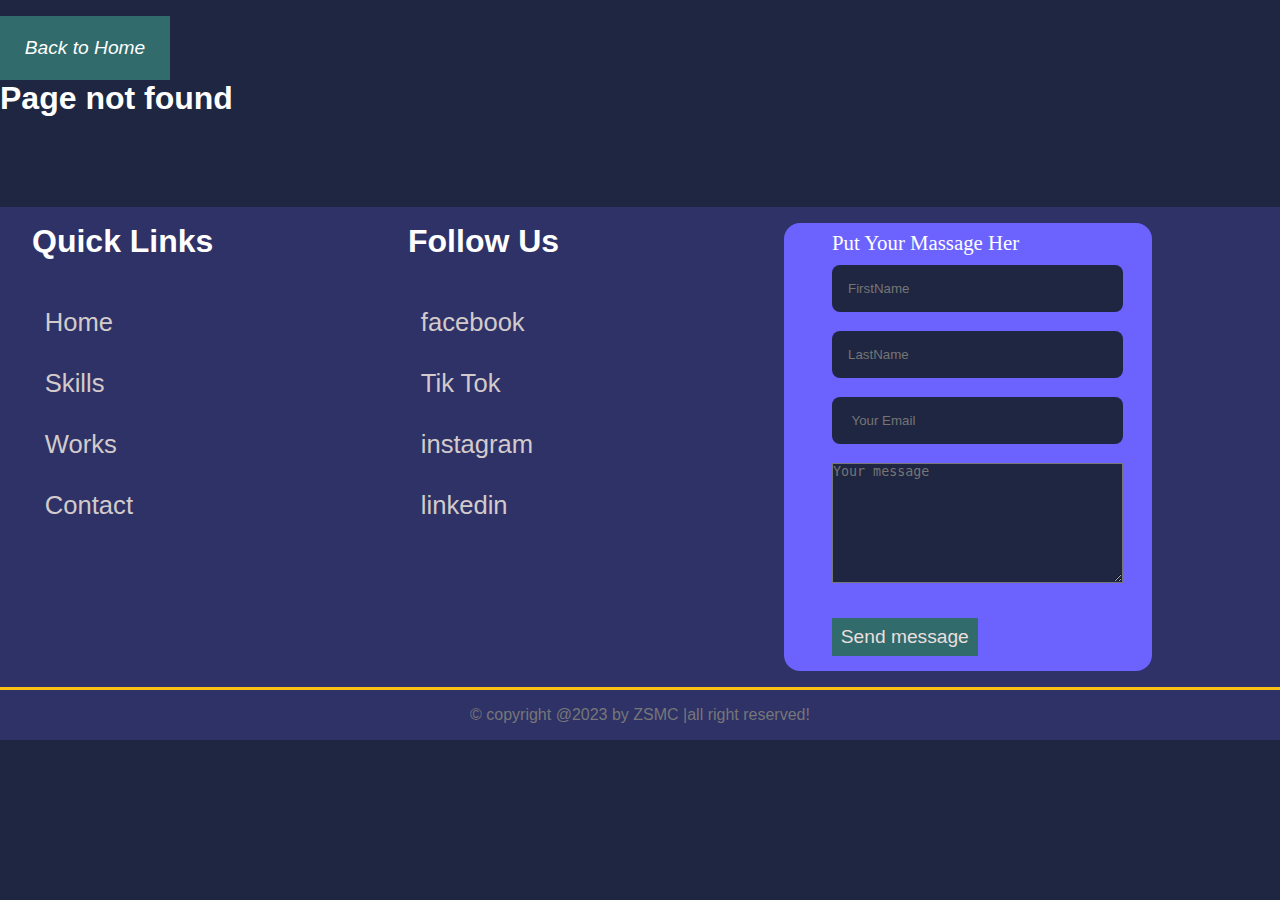
<file: sub/notfinishedpage.html>
<!DOCTYPE html>
<html lang="en">
<head>
  <meta charset="UTF-8">
  <meta name="viewport" content="width=device-width, initial-scale=1.0">
  <title>Cooming soon</title>
  <link rel="stylesheet" href="/style.css">
</head>
<body>
  <div class="container">
    <button style="width: 170px; text-align: center;"><i><a href="/index.html">Back to Home</a></i></button>
    <h1>Page not found</h1>
    <!-- this is the footer part  -->

  <footer class="footer" id="contact">
    <section class="grid">
      <div class="box">
        <h3>Quick Links</h3>
        <a href="index.html"><i class="fas fa-angle-right"></i>Home</a>
        <a href="jobs.html"><i  class="fas fa-angle-right"></i>Skills</a>
        <a href="contact.html"><i  class="fas fa-angle-right"></i>Works</a>
        <a href="#book.html" ><i class="fas fa-angle-right"></i>Contact</a>
   
  
      </div>
    
      <div class="box">
        <h3>Follow Us</h3>
      <a href="#"><i class="fab fa-facebook-f" ></i>facebook</a>
      <a href="#"><i class="fab fa-tiktok"></i>Tik Tok</a>
      <a href="#"><i class="fab fa-instagram" ></i>instagram</a>
      <a href="#"><i class="fab fa-linkedin" ></i>linkedin</a>
      </div>
      <div class="box">
        <section class="contact">
      
       <div class="contactcontainer">
        <h1>Put Your Massage Her</h1>
        <form action="https://api.web3forms.com/submit" method="POST">

          <div class="formname">   
            <input type="text" name="fname" placeholder="FirstName" required>
            <input type="text" name="lname" placeholder="LastName" required>
          </div>
          <input type="text" name="email" placeholder=" Your Email" required>
          <textarea name="message" id=""  rows="7" placeholder="Your message " ></textarea>
          <button type="submit" class="btn">Send message</button>
        </form>
       </div>
        </section>
         </div>
    </section>

    <div class="credit">&copy; copyright @2023 by <span>ZSMC</span> |all right reserved!</div>
  </footer> 

  <script src="/script.js"></script>
  </div>
</body>
</html>
</file>
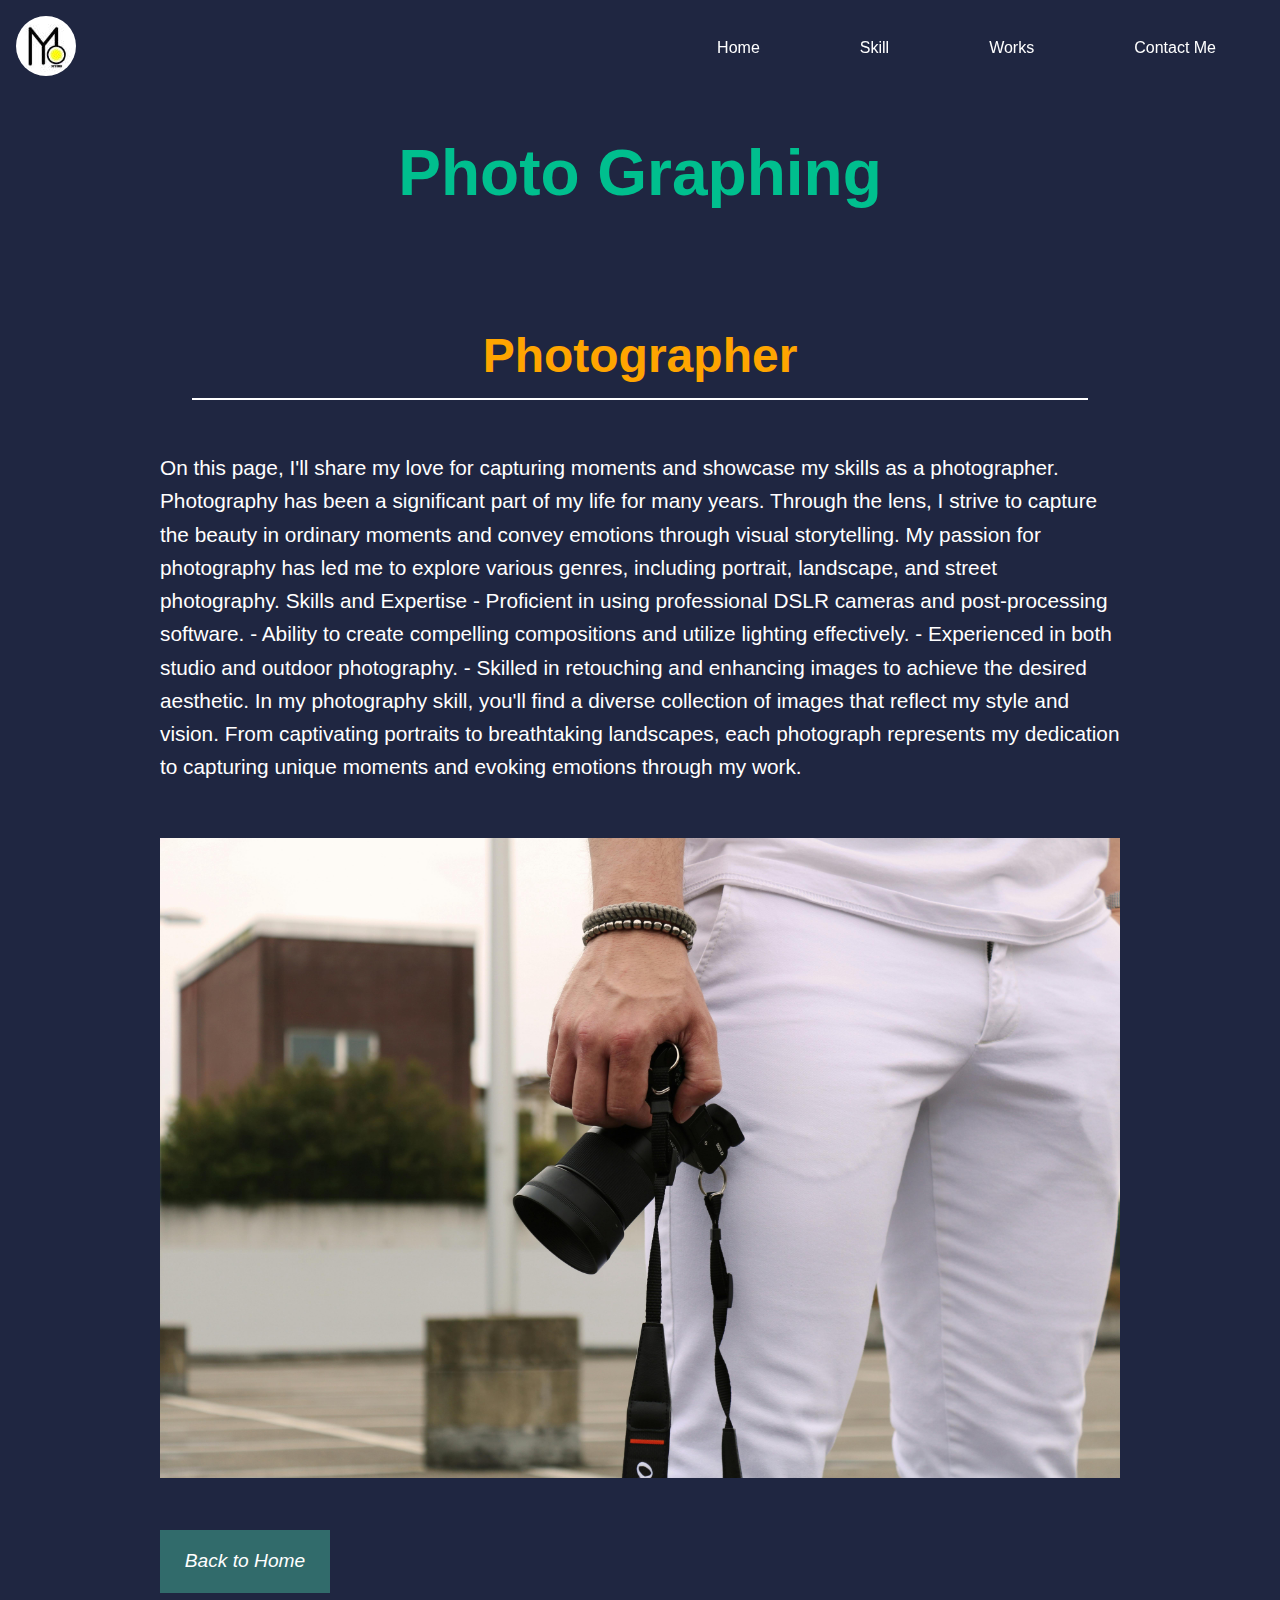
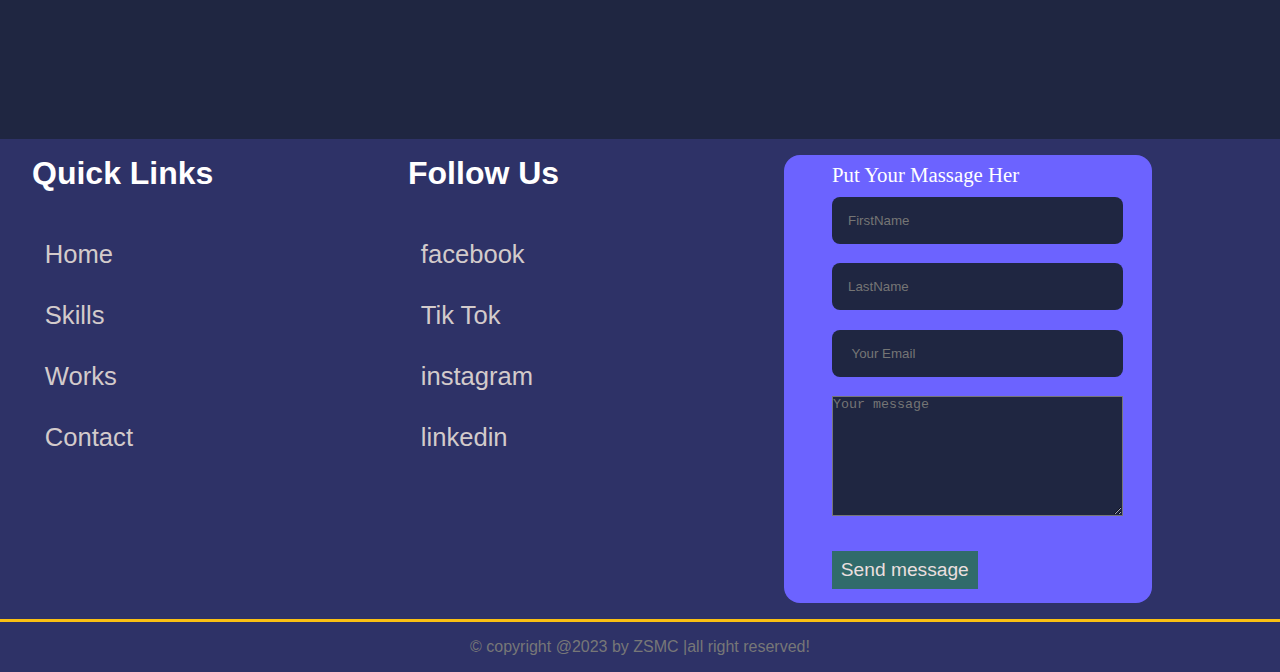
<file: sub/photo.html>
<!DOCTYPE html>
<html lang="en">
<head>
  <meta charset="UTF-8">
  <meta name="viewport" content="width=device-width, initial-scale=1.0">
  <title>photoGrapher</title>
  <link rel="stylesheet" href="https://cdnjs.cloudflare.com/ajax/libs/font-awesome/6.5.1/css/all.min.css" integrity="sha512-DTOQO9RWCH3ppGqcWaEA1BIZOC6xxalwEsw9c2QQeAIftl+Vegovlnee1c9QX4TctnWMn13TZye+giMm8e2LwA==" crossorigin="anonymous" referrerpolicy="no-referrer" />
  <link rel="stylesheet" href="/style.css">
</head>
<body>
  <div class="warrap">
    <header>
       <div class="image">
        <img src="/images/logo60mame.jpg" alt="">
       </div>
      <div class="navbar">
       <ul>
        <li><a href="/index.html#home">Home</a></li>
        <!-- <li><a href="#about">About</a></li> -->
        <li><a href="index.html#skills">Skill</a></li>
        <li><a href="index.html#works">Works</a></li>
        <li><a href="index.html#contact">Contact Me</a></li>
       </ul>
      </div>
      <div class="hm">=</div>
      <div class="x">X</div>
    </header>
  </div>
<!-- this is the landing page for the myskills page -->

<div class="skill">
  <div class="heading">
    <h1>Photo Graphing</h1>
  </div>
  <div class="descriptions">

<br><br><br>


  <h2 class="title">Photographer</h2>

<br><br>
<p>

On this page, I'll share my love for capturing moments and showcase my skills as a photographer.

Photography has been a significant part of my life for many years. Through the lens, I strive to capture the beauty in ordinary moments and convey emotions through visual storytelling. My passion for photography has led me to explore various genres, including portrait, landscape, and street photography.

Skills and Expertise
- Proficient in using professional DSLR cameras and post-processing software.
- Ability to create compelling compositions and utilize lighting effectively.
- Experienced in both studio and outdoor photography.
- Skilled in retouching and enhancing images to achieve the desired aesthetic.

In my photography skill, you'll find a diverse collection of images that reflect my style and vision. From captivating portraits to breathtaking landscapes, each photograph represents my dedication to capturing unique moments and evoking emotions through my work.
</p>
<br><br><br>
<div class="image">
  <img src="/images/cameraman.jpg" alt="">
</div>


    <button style="width: 170px; text-align: center;"><i><a href="/index.html">Back to Home</a></i></button>
  </div>
</div>

  <!-- this is the footer part  -->

  <footer class="footer" id="contact">
    <section class="grid">
      <div class="box">
        <h3>Quick Links</h3>
        <a href="index.html"><i class="fas fa-angle-right"></i>Home</a>
        <a href="jobs.html"><i  class="fas fa-angle-right"></i>Skills</a>
        <a href="contact.html"><i  class="fas fa-angle-right"></i>Works</a>
        <a href="#book.html" ><i class="fas fa-angle-right"></i>Contact</a>
   
  
      </div>
    
      <div class="box">
        <h3>Follow Us</h3>
      <a href="#"><i class="fab fa-facebook-f" ></i>facebook</a>
      <a href="#"><i class="fab fa-tiktok"></i>Tik Tok</a>
      <a href="#"><i class="fab fa-instagram" ></i>instagram</a>
      <a href="#"><i class="fab fa-linkedin" ></i>linkedin</a>
      </div>
      <div class="box">
        <section class="contact">
      
       <div class="contactcontainer">
        <h1>Put Your Massage Her</h1>
        <form action="https://api.web3forms.com/submit" method="POST">

          <div class="formname">   
            <input type="text" name="fname" placeholder="FirstName" required>
            <input type="text" name="lname" placeholder="LastName" required>
          </div>
          <input type="text" name="email" placeholder=" Your Email" required>
          <textarea name="message" id=""  rows="7" placeholder="Your message " ></textarea>
          <button type="submit" class="btn">Send message</button>
        </form>
       </div>
        </section>
         </div>
    </section>

    <div class="credit">&copy; copyright @2023 by <span>ZSMC</span> |all right reserved!</div>
  </footer> 

  <script src="/script.js"></script>
  </body>
  </html>
</file>
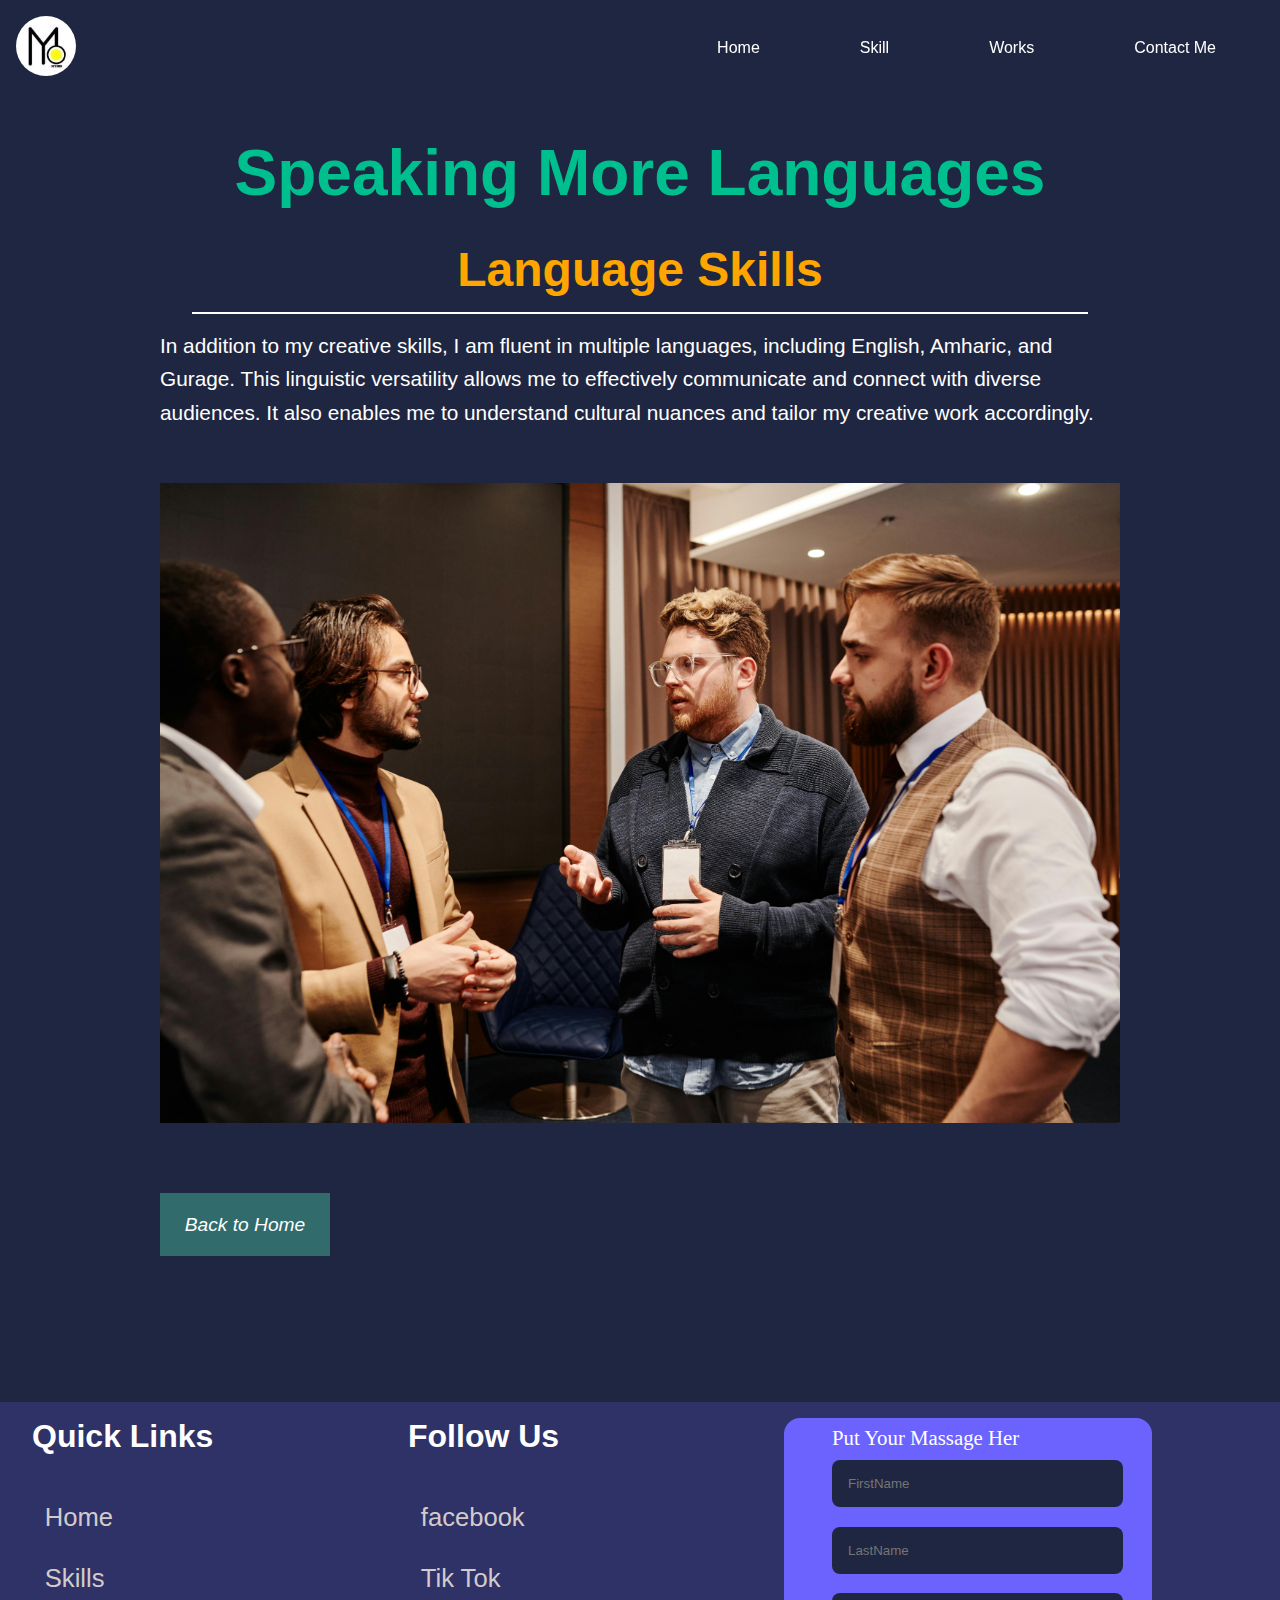
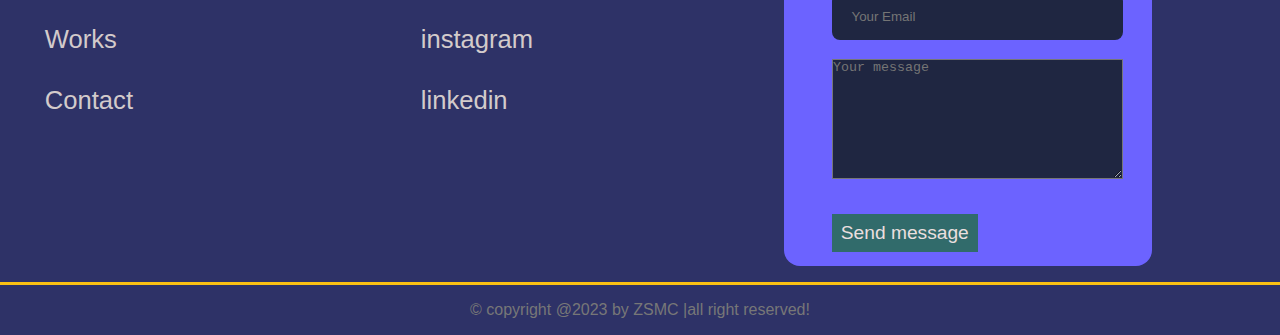
<file: sub/Speakinglang.html>
<!DOCTYPE html>
<html lang="en">
<head>
  <meta charset="UTF-8">
  <meta name="viewport" content="width=device-width, initial-scale=1.0">
  <title>Speaking</title>
  <link rel="stylesheet" href="https://cdnjs.cloudflare.com/ajax/libs/font-awesome/6.5.1/css/all.min.css" integrity="sha512-DTOQO9RWCH3ppGqcWaEA1BIZOC6xxalwEsw9c2QQeAIftl+Vegovlnee1c9QX4TctnWMn13TZye+giMm8e2LwA==" crossorigin="anonymous" referrerpolicy="no-referrer" />
  <link rel="stylesheet" href="/style.css">
</head>
<body>
  <div class="warrap">
    <header>
       <div class="image">
        <img src="/images/logo60mame.jpg" alt="">
       </div>
      <div class="navbar">
       <ul>
        <li><a href="/index.html#home">Home</a></li>
        <!-- <li><a href="#about">About</a></li> -->
        <li><a href="index.html#skills">Skill</a></li>
        <li><a href="index.html#works">Works</a></li>
        <li><a href="index.html#contact">Contact Me</a></li>
       </ul>
      </div>
      <div class="hm">=</div>
      <div class="x">X</div>
    </header>
  </div>
<!-- this is the landing page for the myskills page -->

<div class="skill">
  <div class="heading">
    <h1>Speaking More Languages</h1>
  </div>
  <div class="descriptions">
 

 <h1 class="title">
  Language Skills
 </h1>
      <p> 
   In addition to my creative skills, I am fluent in multiple languages, including English, Amharic, and Gurage. This linguistic versatility allows me to effectively communicate and connect with diverse audiences. It also enables me to understand cultural nuances and tailor my creative work accordingly.
        
    </p>
    <br><br><br>
<div class="image">
  <img src="/images/speakingml.jpg" alt="">
</div>
<br>
    <button style="width: 170px; text-align: center;"><i><a href="/index.html">Back to Home</a></i></button>
  </div>
</div>

  <!-- this is the footer part  -->

  <footer class="footer" id="contact">
    <section class="grid">
      <div class="box">
        <h3>Quick Links</h3>
        <a href="index.html"><i class="fas fa-angle-right"></i>Home</a>
        <a href="jobs.html"><i  class="fas fa-angle-right"></i>Skills</a>
        <a href="contact.html"><i  class="fas fa-angle-right"></i>Works</a>
        <a href="#book.html" ><i class="fas fa-angle-right"></i>Contact</a>
   
  
      </div>
   
      <div class="box">
        <h3>Follow Us</h3>
      <a href="#"><i class="fab fa-facebook-f" ></i>facebook</a>
      <a href="#"><i class="fab fa-tiktok"></i>Tik Tok</a>
      <a href="#"><i class="fab fa-instagram" ></i>instagram</a>
      <a href="#"><i class="fab fa-linkedin" ></i>linkedin</a>
      </div>
      <div class="box">
        <section class="contact">
      
       <div class="contactcontainer">
        <h1>Put Your Massage Her</h1>
        <form action="https://api.web3forms.com/submit" method="POST">

          <div class="formname">
            <input type="hidden" name="access_key" value="19f52b48-fb1d-4408-9b08-15663de8ae3e">
            <input type="text" name="fname" placeholder="FirstName" required>
            <input type="text" name="lname" placeholder="LastName" required>
          </div>
          <input type="text" name="email" placeholder=" Your Email" required>
          <textarea name="message" id=""  rows="7" placeholder="Your message " ></textarea>
          <button type="submit" class="btn">Send message</button>
        </form>
       </div>
        </section>
      
      
      
         </div>
  
    </section>
  
    <div class="credit">&copy; copyright @2023 by <span>ZSMC</span> |all right reserved!</div>
  
    
   
  </footer> 
  
  <script src="/script.js"></script>
  </body>
  </html>
</file>
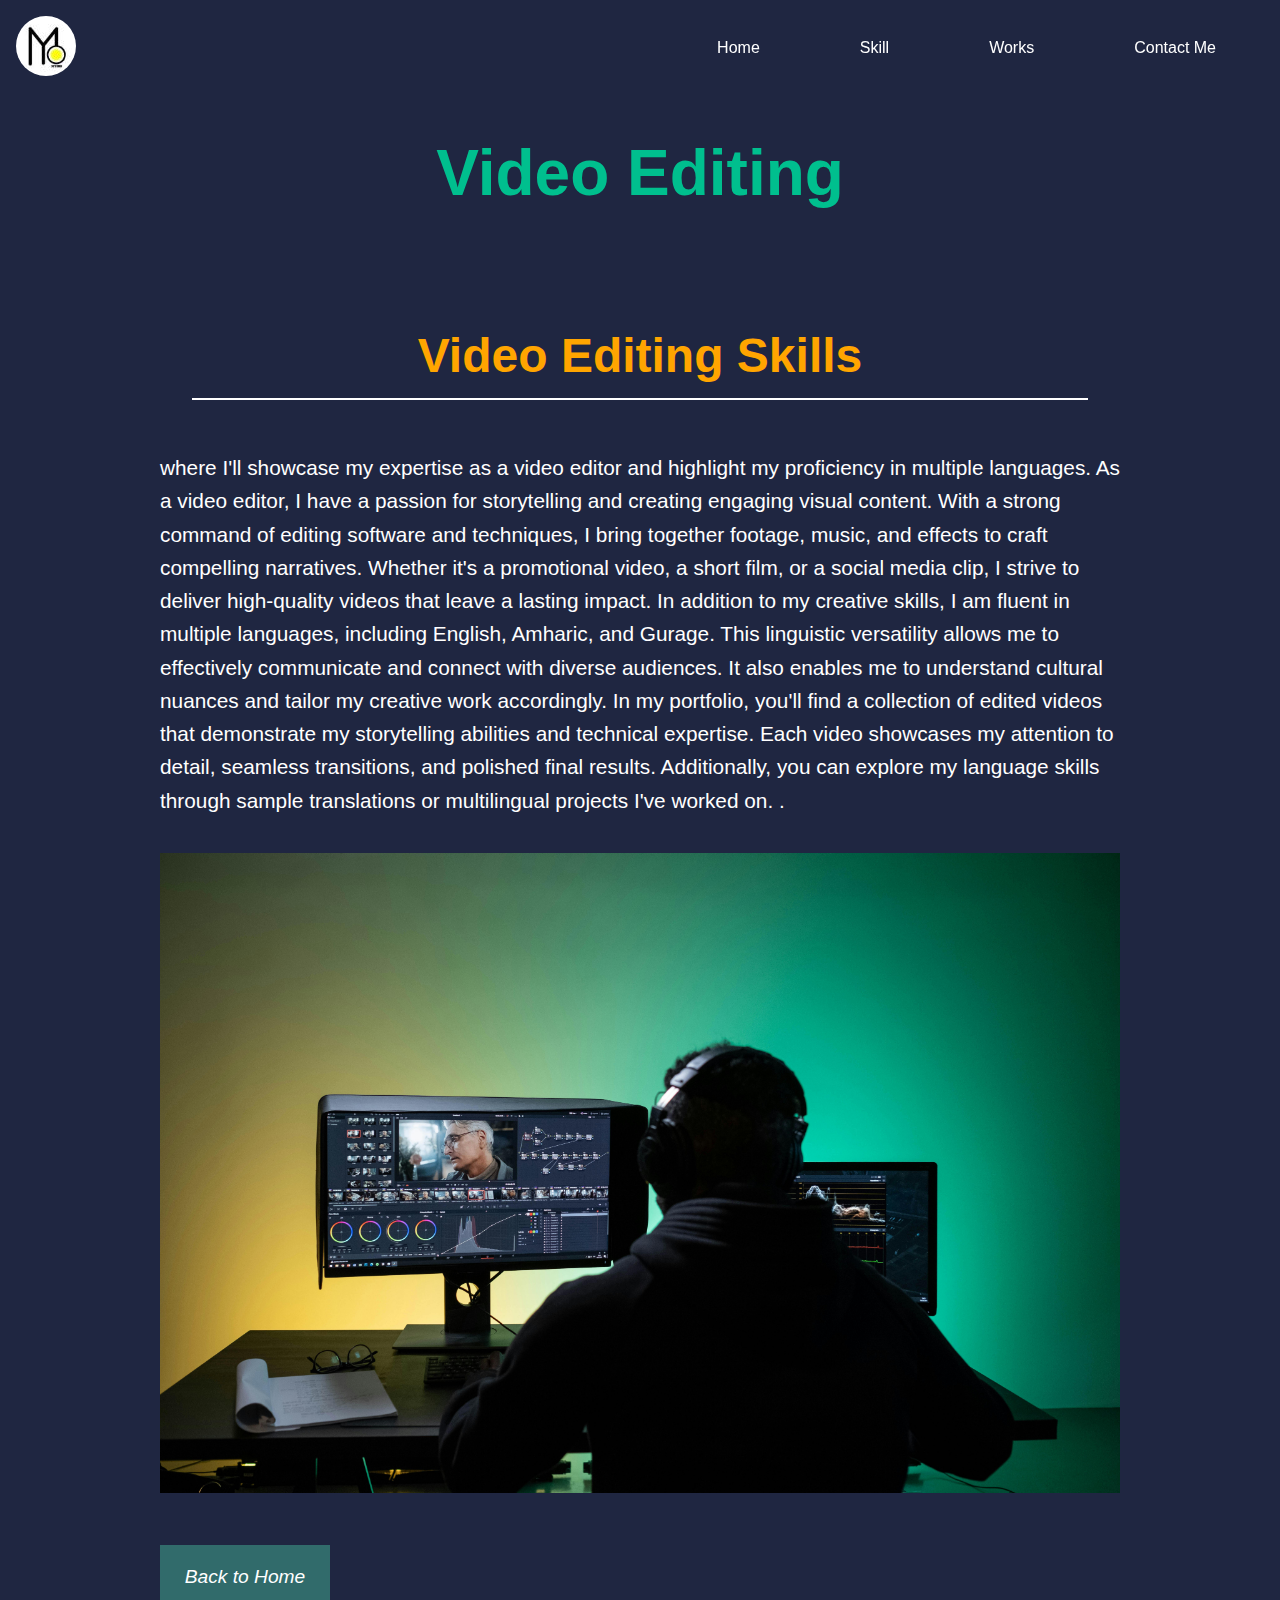
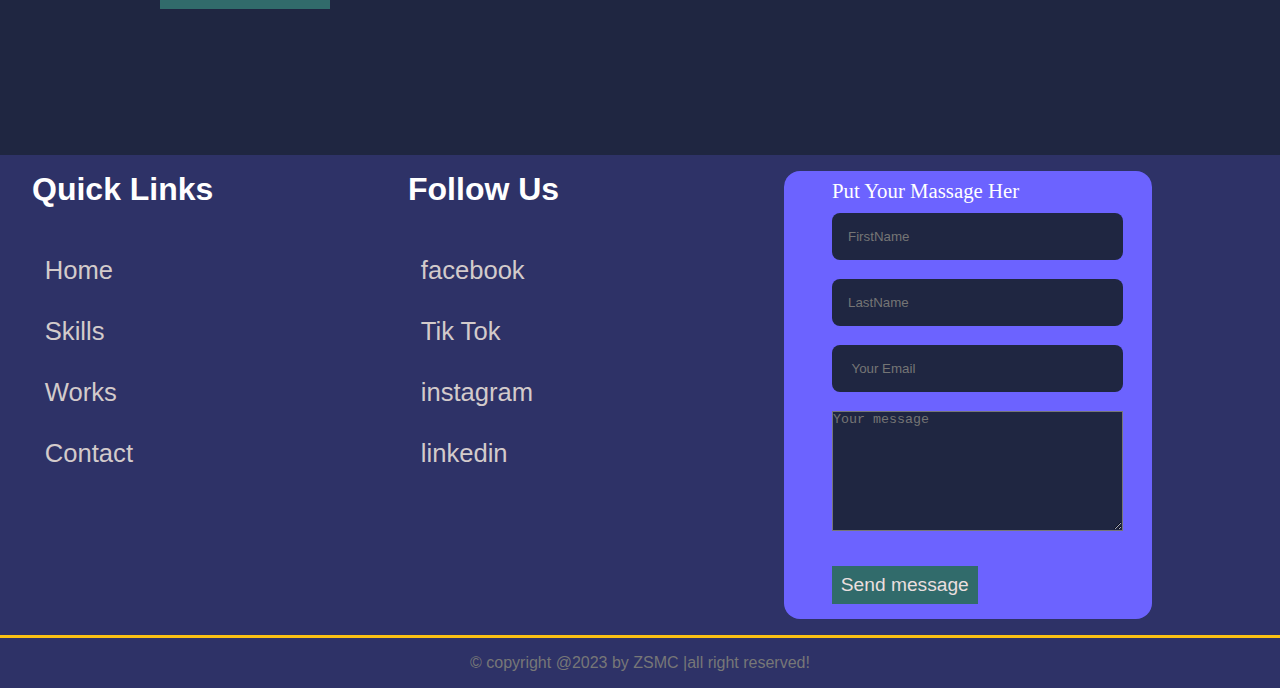
<file: sub/Video-photo.html>
<!DOCTYPE html>
<html lang="en">
<head>
  <meta charset="UTF-8">
  <meta name="viewport" content="width=device-width, initial-scale=1.0">
  <title>myskills</title>
  <link rel="stylesheet" href="https://cdnjs.cloudflare.com/ajax/libs/font-awesome/6.5.1/css/all.min.css" integrity="sha512-DTOQO9RWCH3ppGqcWaEA1BIZOC6xxalwEsw9c2QQeAIftl+Vegovlnee1c9QX4TctnWMn13TZye+giMm8e2LwA==" crossorigin="anonymous" referrerpolicy="no-referrer" />
  <link rel="stylesheet" href="/style.css">
</head>
<body>
  <div class="warrap">
    <header>
       <div class="image">
        <img src="/images/logo60mame.jpg" alt="">
       </div>
      <div class="navbar">
       <ul>
        <li><a href="/index.html#home">Home</a></li>
        <!-- <li><a href="#about">About</a></li> -->
        <li><a href="index.html#skills">Skill</a></li>
        <li><a href="index.html#works">Works</a></li>
        <li><a href="index.html#contact">Contact Me</a></li>
       </ul>
      </div>
      <div class="hm">=</div>
      <div class="x">X</div>
    </header>
  </div>
<!-- this is the landing page for the myskills page -->

<div class="skill">
  <div class="heading">
    <h1>Video Editing </h1>
  </div>
  <div class="descriptions">

<br><br><br>
<h2 class="title">Video Editing Skills</h2>
<br><br>
<p>where I'll showcase my expertise as a video editor and highlight my proficiency in multiple languages.
  
  As a video editor, I have a passion for storytelling and creating engaging visual content. With a strong command of editing software and techniques, I bring together footage, music, and effects to craft compelling narratives. Whether it's a promotional video, a short film, or a social media clip, I strive to deliver high-quality videos that leave a lasting impact.
  

  In addition to my creative skills, I am fluent in multiple languages, including English, Amharic, and Gurage. This linguistic versatility allows me to effectively communicate and connect with diverse audiences. It also enables me to understand cultural nuances and tailor my creative work accordingly.
 
  In my portfolio, you'll find a collection of edited videos that demonstrate my storytelling abilities and technical expertise. Each video showcases my attention to detail, seamless transitions, and polished final results. Additionally, you can explore my language skills through sample translations or multilingual projects I've worked on.
  .</p>
  <br><br>
  <div class="image">
    <img src="/images/videoeditoback.jpg" alt="">
  </div>
    <button style="width: 170px; text-align: center;"><i><a href="/index.html">Back to Home</a></i></button>
  </div>
</div>

  <!-- this is the footer part  -->

  <footer class="footer" id="contact">
    <section class="grid">
      <div class="box">
        <h3>Quick Links</h3>
        <a href="index.html"><i class="fas fa-angle-right"></i>Home</a>
        <a href="jobs.html"><i  class="fas fa-angle-right"></i>Skills</a>
        <a href="contact.html"><i  class="fas fa-angle-right"></i>Works</a>
        <a href="#book.html" ><i class="fas fa-angle-right"></i>Contact</a>
   
  
      </div>
    
      <div class="box">
        <h3>Follow Us</h3>
      <a href="#"><i class="fab fa-facebook-f" ></i>facebook</a>
      <a href="#"><i class="fab fa-tiktok"></i>Tik Tok</a>
      <a href="#"><i class="fab fa-instagram" ></i>instagram</a>
      <a href="#"><i class="fab fa-linkedin" ></i>linkedin</a>
      </div>
      <div class="box">
        <section class="contact">
      
       <div class="contactcontainer">
        <h1>Put Your Massage Her</h1>
        <form action="https://api.web3forms.com/submit" method="POST">

          <div class="formname">   
            <input type="text" name="fname" placeholder="FirstName" required>
            <input type="text" name="lname" placeholder="LastName" required>
          </div>
          <input type="text" name="email" placeholder=" Your Email" required>
          <textarea name="message" id=""  rows="7" placeholder="Your message " ></textarea>
          <button type="submit" class="btn">Send message</button>
        </form>
       </div>
        </section>
         </div>
    </section>

    <div class="credit">&copy; copyright @2023 by <span>ZSMC</span> |all right reserved!</div>
  </footer> 

  <script src="/script.js"></script>
  </body>
  </html>


  

  <!-- 
      **Page 1: Home**
      
      [Page Introduction]
      Welcome to my portfolio! I'm excited to share my passion for video editing and photography, and showcase my creative work that captures moments and tells stories.
      
      [About Me]
      I am a dedicated video editor and photographer with a keen eye for detail and a love for visual storytelling. Through my work, I aim to evoke emotions, create captivating narratives, and deliver high-quality visual content.
      
      [Skills and Expertise]
      - Proficient in video editing software such as Adobe Premiere Pro and Final Cut Pro.
      - Extensive knowledge of photography techniques, composition, and lighting.
      - Experience in both pre-production planning and post-production editing.
      - Strong understanding of visual aesthetics and the ability to enhance images and videos through post-processing.
      
      [Portfolio]
      Explore my portfolio to see a collection of my video editing projects and photography work. Each project reflects my creativity, technical proficiency, and commitment to delivering visually stunning content.
      
      **Page 2: Video Editing**
      
      [Page Introduction]
      In this section, I'll showcase my skills and expertise as a video editor, highlighting my ability to transform raw footage into engaging and impactful visual stories.
      
      [Editing Style]
      Describe your editing style and approach. Discuss how you carefully select and arrange footage, use transitions and effects to enhance storytelling, and create a seamless flow that keeps viewers engaged.
      
      [Project 1: Short Film]
      Provide a case study of a short film you worked on as a video editor. Describe the project's concept, your role in the editing process, and how you brought the director's vision to life through your editing choices. Include snippets or a showreel of the final edited film.
      
      [Project 2: Social Media Campaign]
      Share a case study of a video editing project for a social media campaign. Explain how you optimized the video for different platforms, incorporated branding elements, and crafted a concise and attention-grabbing video that effectively conveyed the campaign's message.
      
      **Page 3: Photography**
      
      [Page Introduction]
      In this section, I'll showcase my skills and expertise as a photographer, sharing my ability to capture moments, emotions, and the beauty of the world through my lens.
      
      [Photography Style]
      Describe your photography style and approach. Discuss your preferred genres, such as portrait, landscape, or street photography, and the techniques you use to create compelling compositions, utilize lighting, and convey emotions.
      
      [Project 1: Portraits]
      Highlight a series of portrait photographs you've taken. Discuss your process of connecting with the subject, capturing their essence, and utilizing lighting and posing techniques to create visually striking portraits that tell a story.
      
      [Project 2: Landscapes]
      Showcase a series of landscape photographs that highlight your ability to capture the beauty of natural environments. Discuss your approach to composition, the use of light, and any unique challenges you faced during the shooting process.
      
      **Page 4: Client Testimonials**
      
      [Page Introduction]
      In this section, you'll find testimonials from some of my satisfied clients who have experienced the positive impact of my video editing and photography skills.
      
      [Client 1]
      Include a testimonial from a client who emphasizes how your video editing transformed their raw footage into a compelling and professional video that exceeded their expectations.
      
      [Client 2]
      Include a testimonial from a client who highlights the quality and creativity of your photography work, and how the images you captured beautifully represented their brand or special moments.
      
      **Page 5: Contact**
      
      [Page Introduction]
      I'd love to hear from you! If you're interested in collaborating, hiring my video editing or photography services, or have any inquiries, please reach out.
      
      [Contact Information]
      Include your contact details, such as email address, phone number, and social media profiles.
      
      [Contact Form]
      Provide a contact form where potential clients can directly reach out to you for video editing or photography inquiries or collaborations.
      
      Remember to personalize these descriptions and showcase your unique skills, experiences, and achievements as a video editor and photographer. These pages will allow you to demonstrate your expertise, highlight your portfolio projects, and provide testimonials from satisfied clients.
      Certainly! Here are a few more ideas to enhance your portfolio website and provide additional information about your video editing and photography skills:

**Page 6: Behind the Scenes**

[Page Introduction]
In this section, I'll take you behind the scenes of my video editing and photography projects, providing insights into the creative process, equipment used, and challenges faced.

[Video Editing Workflow]
Describe your video editing workflow, from organizing and importing footage to the final export. Discuss the software and tools you use, your approach to color grading, audio editing, and adding visual effects. Include screenshots or images showing your editing timeline or before-and-after comparisons.

[Photography Process]
Share your step-by-step process when capturing and editing photographs. Discuss your camera equipment, lens choices, and any additional tools or techniques you use during the shoot. Include images that showcase the progression from the original photo to the final edited version.

**Page 7: Equipment and Software**

[Page Introduction]
In this section, I'll provide details about the equipment and software I use for video editing and photography, demonstrating my commitment to using professional tools to achieve exceptional results.

[Video Editing Equipment]
Discuss the hardware you utilize for video editing, such as a powerful computer system, high-resolution monitors, and any additional peripherals that enhance your workflow. Mention any specialized equipment you may use, such as color calibration tools or a dedicated audio setup.

[Photography Gear]
List and describe the camera bodies, lenses, and other photography equipment you use to capture high-quality images. Explain how each piece of gear contributes to your ability to achieve specific shots or create desired visual effects.

[Software and Tools]
Highlight the video editing software and plugins you are proficient in, such as Adobe Premiere Pro, DaVinci Resolve, or After Effects. Discuss any additional software or tools you use for tasks like color grading, audio editing, or photo retouching.

**Page 8: Client Projects**

[Page Introduction]
In this section, I'll showcase a selection of video editing and photography projects I have completed for various clients, providing a diverse range of work and demonstrating my versatility.

[Project 1: Commercial Advertisement]
Highlight a video editing project you completed for a commercial advertisement. Discuss the client's goals, the creative concept you developed, and how your editing choices enhanced the overall message and impact of the advertisement. Include snippets or a showreel of the final edited video.

[Project 2: Event Photography]
Showcase a series of photographs from an event you covered as a photographer. Describe the event's purpose, the challenges you faced in capturing the essence of the event, and how your photos effectively documented the atmosphere and key moments.

**Page 9: Awards and Recognition**

[Page Introduction]
In this section, I'll showcase any awards, recognition, or accolades you have received for your video editing and photography work.

[Award 1: Video Editing Competition]
Describe an award or recognition you received for your video editing skills, highlighting the competition's prestige and the criteria that led to your success. Include visuals or excerpts from the winning video and any accompanying accolades.

[Award 2: Photography Contest]
Share an award or recognition you received for your photography work, discussing the significance of the competition and the qualities that made your photo stand out. Include the winning photograph and any relevant details about the contest.

Remember, these additional pages should be customized to reflect your personal experiences, skills, and achievements as a video editor and photographer. They offer an opportunity to showcase your creative process, highlight your equipment and software proficiency, and provide examples of your work across different client projects. -->
</file>
<file: style.css>
:root{
  --yellow:#fac013;
 --light-color:#777;
 --red-color:#bf0040;
 --green-color:	rgb(0, 77, 38)
---box-shadow:1.5rem 1rem 0 rgb(0, 77, 38);
 --text-shadow:3rem .4rem 0 rgb(0, 77, 38);
 --border:.2rem solid var(--yellow);
--color-primary:#6c63ff;
--color-succcess:#00bf8e;
--color-waring:#f7c94b;
--color-danger:#f75842;
--color-danger-vaient:rgba(247,88,66,0.4);
--color-white:#fff;
--color-light:rgba(255,255,255,0.7);
--color-black:#000;
--color-big:#1f2641;
--color-big1:#2e3267;
--color-big2:#424890;
}


*{
  margin: 0;
  padding: 0;
  box-sizing: border-box;
}
body{
  font-family: sans-serif;
  /* line-height: 1.7; */
  color: var(--color-white);
  background: var(--color-big);
}
html{
  /* font-size: 62.5%; */
  /* overflow-x: hidden;
  scroll-padding-top: 7rem; */
  scroll-behavior: smooth;
}

header
{
  position: fixed;
  z-index: 11;
  display: flex;
  justify-content:space-between;
  align-items: center;
  height: 96px;
  overflow: hidden;
  width: 100vw;
  /* background:linear-gradient(to right,rgba(39, 38, 38, 0.5), rgba(24, 21, 21, 0.3)); */
}
.window-scroll{
  background-color: var(--color-primary);
  box-shadow: 0 1rem 2rem rgba(0,0,0, 0.2);
}
header .navbar{
margin-right: 1rem;
margin-left: 5rem;

}
header .hm{
  font-size: 3rem;
  color: red;
  margin-right: 0.5rem;
  cursor: pointer;
  display: none;
}
header .x{
  font-size: 3rem;
  color: red;
  margin-right: -2.4rem;
  cursor: pointer;
  display: none;
}

header .navbar ul {
  position: relative;
  display: flex;
  align-items: center;
  justify-content: center;
margin-right: 3rem;
}
header .navbar ul li {
margin-left: 100px;
list-style: none;

}
header .navbar ul li a{
  text-decoration: none;
  padding: 0;
  font-size: 1rem;
  color: #fff;

}
header .navbar ul li a:hover{
 color: var(--color-big2);
}
header .image{
margin-left: 1rem;
}
header .image img{
border-radius: 50%;
}
.home{
height: 100vh;
}

.home .contianer{
display: flex;
justify-content: center;
align-items: center;
gap: 5rem;
height: 100%;

}
.home .contianer .image{
animation-delay: 1s;
margin-top: 10rem;
}
.home .contianer .image img{
display: block;
object-fit: cover;
border-radius: 50%;


}
.home .contianer .content{
  display: flex;
  flex-direction: column;
  flex-wrap: wrap;
  padding-right:2rem;
  margin-top: 10rem;

}
.home .contianer .content h2{
  color:#fff;
  padding: 1rem 0;
  font-size: 60px;
}
.home .contianer .content p{
color:#b5a7a7;
font-size: 1.3rem;
font-weight: 500;
animation-delay: 0.5s;

}
 button{
  background-color: rgb(49, 107, 107);
  width: 150px;
  border: none;
  margin-top: 1rem;
  padding: 1.3rem;
  animation-delay: 0.1s;
}
 button a{
  text-decoration: none;
  font-size: 1.2rem;
  color: rgb(255, 255, 255);
}
 button:hover a{
  color: black;
}
 button:hover{
  background-color: rgb(181, 128, 28);
}
.anim{
  opacity: 0;
  transform: translate(30px);
  animation: moveup .5s linear forwards;
}
@keyframes moveup{
  100%{
    opacity: 1;
    transform: translateY(0px);
  }
}
.skills{
  display: grid;
  grid-template-columns: 30% 60%;
  gap: 4rem;
  background-color:var(--color-big1);
}
.skills .myskills{
 padding: 1rem;
  align-items: center;
margin: 3rem 0 1rem 3rem ;
}
.skills .myskills h2{

margin-bottom: 1rem;
 font-size: 1.7rem;
 }
.skills .boxs{
  display: grid;
  grid-template-columns: repeat(auto-fit,20rem);
  justify-content: center;
  align-items: center;
  gap: 1rem;
padding: 2rem;

}
.skills .boxs .image{
  height: 3rem;
}

.title{
  position: relative;
  display: flex;
  align-items: center;
  justify-content: center;
  font-size: 3rem;
  margin: 2rem;
  color: orange;
}
.title::after{
  position: absolute;
  top: 70px;
  content: '';
  background-color: rgb(255, 255, 255);
  width: 100%;
  height: 2px;
}
.skills .boxs .box{
justify-content: center;
align-items: center;
margin: 0 1rem;
background-color: var(--color-big2);

box-shadow: 5px 5px 5px black;
border-radius: 5px;
/* overflow: hidden; */
}
.skills .boxs .box:hover{
  box-shadow: 0 3rem 3rem rgba(0, 0, 0, .3);
}


.skills .boxs .box p{
padding: 1rem 0 .5rem 2.5rem;
align-items: center;
justify-content: center;
color:#eadfdf;
font-size: 1rem;
animation-delay: 0.5s;
}
 .boxs .box h3{
  /* color: steelblue; */
color: #fff;
  padding-top: 0.rem;
  font-weight: bold;
  font-size: 1.5rem;
  display: flex;
  align-items: center;
  justify-content: center;
}
.skills .boxs .box .image{
  display: flex;
  justify-content: center;
  align-items: center;

}
.skills .boxs .box .image i{
  font-size:2.5rem;
  padding: .2rem;
  color: var(--color-white);
}
.skills .boxs .box .image i:hover{
border: .1rem solid var(--color-primary);
transition: all 400ms ease;
}
.skills .boxs .box button{
  background-color: rgb(49, 107, 107);
  width: 110px;

  padding: .5rem;
  animation-delay: 0.1s;
  justify-content: center;
  align-items: center;
  margin-left: 30%;
  margin-bottom: 1rem;

}
.skills .boxs .box button a{
  text-decoration: none;
  font-size: 1.2rem;
  color: rgb(255, 255, 255);
  
}

.skills .boxs .box button:hover{
  background-color: rgb(181, 128, 28);

}
.skills .boxs .box button:hover a{
color: #000;
}

.works .boxs{
  display: grid;
  grid-template-columns: repeat(auto-fit, 25rem);
  grid-gap: 1rem;
  justify-content: center;
  align-items: center;
}

.works .boxs .box{
  background-color:var(--color-big1);
  width: 350px;
align-items: center;

}
.works .boxs .box:hover{
  background: transparent;
border: .1rem solid var(--color-primary);
transition: all 400ms ease;

}
.works .boxs .box .image img{
  width: 100%;
  height: 15rem;
}
.works .boxs .box .content{
  display: flex;
  align-items: center;justify-content: center;
  flex-direction: column;
  
}
.works .boxs .box .content p{
  color:var(--color-white);
margin: 1rem 0 0 2.5rem;

}
.works .boxs .box .content button{
  background-color: rgb(49, 107, 107);
  width: 110px;
  padding: .5rem;
  animation-delay: 0.1s;
  justify-content: center;
  align-items: center;
  margin-bottom: 1rem;
}
.works .boxs .box  button a{
  text-decoration: none;
  font-size: 1.2rem;
  color: rgb(255, 255, 255);
  
}

.works .boxs .box button:hover{
  background-color: rgb(181, 128, 28);

}
.works .boxs .box button:hover a{
color: #000;
}
.contianer{
  max-width: 1170px;

  margin: auto;
}
.contianer .row{
  display: flex;
  flex-wrap: wrap;
}
.contianer .row ul{
  list-style: none;
}
.faqs{
  background: var(--color-big1);
  box-shadow: inset 0  0 3rem rgba(0, 0,0,0.5);
}
.faqscontianer{
  display: grid;
  grid-template-columns: 1fr 1fr;
  gap: 1rem;
  padding: 2rem;
}
.faq{
  padding: 1rem;
  display: flex;
  align-items: center;
  gap: 1.4rem;
  height: fit-content;
  background: var(--color-primary);
  cursor: pointer;
}
.faq h4{
  font-size: 1.2rem;
align-self: flex-start;
}
.faq .iconp {
font-size: 2rem;
}
.faq p{
  margin-top: 0.8rem;
  display: none;
}
.faq.open p{
  display: block;
}
.faq .iconm{
  font-size: 2rem;
  display: none;
}

















/* footer part the end  */
.footer{
  background-color:var(--color-big1);
      margin-top: 90px;
    }
    .footer .grid{
      display: grid;
      grid-template-columns: repeat(auto-fit,23rem);
      gap: .5rem;
      align-items: flex-start;
      margin-top: 1rem;
  padding-left: 2rem;
    }
    .footer .grid .box h3{
      font-size: 2rem;
      color: var(--black);
      margin: 1rem 0;  
      padding-bottom: 1rem;
      text-transform: capitalize;
    }
    .footer .grid .box a{
      display: block;
      padding: 1rem 0;
      font-size: 1.6rem;
      color: #d3cbcb;
      text-decoration: none;
    }
    .footer .grid .box a i{
      color: #b5b1b1;
      margin-right: .8rem;
      transition: .2s linear;
    }
    .footer .grid .box a:hover i{
      margin-right: 2rem;
    }
    .footer .credit{
      text-align: center;
      padding:1rem 1rem;
      background-color: var(--white);
      border-top: var(--border);
      font-size: 1rem;
      color: var(--light-color);
    }
    .footer .credit span{
      color: var(--main-color);
      text-transform: capitalize;
    }
    .footer .sponsers{
      display: flex;
      justify-content: space-between;
      align-items: center;
      font-size: 1rem;
      padding: 1rem;
      
    }
    .footer .image{
      margin: 1rem;
      /* border: var(--border);
      color: var(--black); */
      padding: 1rem;
      border-radius: .6rem
      ;
    }
    .footer .image img{
      background: var(--green);
    }
  .x{
    padding: 3rem;
  }
  .contactcontainer{

    background-color:var(--color-primary);
    padding: 3rem;
    height: 28rem;
    margin: 1rem auto ;
    border-radius: 1rem;
  }
  form{
    display: flex;
    flex-direction: column;
    gap: 1.2rem;
    margin-right: 4rem;
  
  }
  form .formname input{
    padding:1rem;
  }
  .formname{
    display: flex;
    flex-direction: column;
    gap: 1.2rem;
  
  }
  form input[type="text"]{
    width: 140%;
  outline: none;
  border-radius: .5rem;
  border: none;
  
  }
  form input{
    width: 140%;
    padding: 1rem;
    background:var(--color-big);
    color: #000000;
  }
  textarea{
    width: 140%;
    height: 120px;
    background:var(--color-big);
    color: #000000;
  }
  .contactcontainer h1{
  margin-top: -40px;
  margin-bottom: 10px;
  font-family: Cambria, Cochin, Georgia, Times, 'Times New Roman', serif;
  font-size: 1.3rem;
  font-weight: 500;
  }
  .contactcontainer button{
    width: max-content;
    width: 70%;
    padding: .5rem;
    font-size: 1.2rem;
    border: none;
    cursor: pointer;
    background-color: rgb(49, 107, 107);
      animation-delay: 0.1s;
      justify-content: center;
      align-items: center;
      color: #eadfdf;
      outline: none;
  }
  .contactcontainer button:hover{
    background-color: rgb(181, 128, 28);
  }

  .sponsers .image img{
    border-radius: 20%;
  }

/* .................................................................. */
/* this is the skills page css part */
.skill{
  justify-content: center;
  align-items: center;
  padding: 3.5rem 10rem;
  
  }
  .skill .heading h1{
    color: #00bf8e;
    text-align: center;
    margin-top: 5rem;
    font-size: 4rem;
  
  }
  .skill .heading h2{
  font-size: 2rem;
  color: #76dfc5;
  text-align: center;
  }
  .skill .descriptions{
    margin-top: 2rem;
  }
  .skill .descriptions p{
    font-size: 1.3rem;
    line-height: 1.6;
    font-family: sans-serif;
    font-weight: 400;
  }
  .skill .descriptions .image{
  
    align-items: center;
    justify-content: center;
 
   margin-bottom: 2rem;
  }
  .skill .descriptions .image img{
    width: 100%;
    height: 40rem;

  align-items: center;
  justify-content: center;
  }






































  @media (max-width:780px){



  }











@media (max-width:950px){
  .warrap header .hm{
    margin-right: 4rem;
    color: black;
  }
  .x{
    margin-right: 4rem;
    color: black;
  }
 .home .contianer{
flex-wrap: wrap;
 font-size: 72%;
 overflow: hidden;
 gap: 0;
 margin: 0;
 padding: 0;
 align-items: center;justify-content: center;
  }
.home .contianer .content{
  padding-left: 4rem;
  margin-top: 7rem;
  flex-wrap: wrap;
  align-items: center;
  justify-content: center;
}
.home .contianer .content h2{
font-size: 2.3rem;
}
.home .contianer .content button{
padding: 0.4rem 0 0.4rem 0 ;
}
.home .contianer .image{
  margin-top: .7rem;
}
.home .contianer .image img{
  /* border-radius: 0; */
  height: 15.4rem;
}
header .navbar{
  display: none;
  position: fixed;
  flex-direction: column;
  top: 5rem;
  right: -1.9%;
  height: fit-content;
  width: 18rem;
  gap:0;
  background-color:transparent;
}
header .navbar ul{
display: flex;
align-items: center;
justify-content: center;
flex-direction: column;
}

header .navbar li{
width: 100%;
height: 5.8rem;
animation: anmiatenav 400ms linear forwards;
transform-origin:top right;
opacity: 0;
}
header .navbar li:nth-child(2){
  animation-delay: 400ms;
}
header .navbar li:nth-child(3){
  animation-delay: 500ms;
}
header .navbar li:nth-child(4){
  animation-delay: 600ms;
}
header .navbar li:nth-child(5){
  animation-delay:1.3s;
}
header .navbar li a{
background: var(--color-primary);
box-shadow: -4rem 6rem 10rem rgba(0, 0, 0, 0.6);
width: 100%;
height: 100%;
display: grid;
border-radius: 0;
place-items: center;
}
header .navbar li a:hover{
  background: var(--color-danger);
  
}

header{
  width: 100%;
}
header .hm{
display: inline;
cursor: pointer;

}
@keyframes anmiatenav {
  0%{
transform: rotateZ(-90deg) rotateX(90deg)scale(0.1);
  }
  100%{
    transform: rotateZ(0) rotateX(0) scale(1);
    opacity: 1;
  }
}
header .x{
  display: none;
  font-size: 2rem;
  cursor: pointer;
 }
 .title{
  font-size: 2rem;
 }
 .skills{
  display: flex;
  justify-content: center;
  align-items: center;
  flex-wrap: wrap;
  font-size: 1rem
 }
 .skills .boxs{
  display: flex;
  flex-direction: column;
  align-items: center;
  justify-content: center;
 }
 .skills .boxs .box{
  flex-direction: column;
  align-items: center;
  justify-content: center;
 }


 .skills .myskills{
  padding: 1rem;
  align-items: center;
  margin: 2rem 0 2rem 3rem ;
 }
 .works{
  align-items: center;
  justify-content: center;
 }
.works .boxs{
flex-direction: column;
align-items: center;
justify-content: center;
}
.works .boxs .box{
  align-items: center;
  justify-content: center;
  margin-left: 2rem;
}
.footer .sponsers{
  flex-wrap: wrap;
}
.faqscontianer .faq .qa h4{
font-size: .75rem;
}
.faqscontianer{
display: flex;
justify-content: center;
align-items: center;
flex-wrap: wrap;
flex-direction: column;
  }
  .faqscontianer .faq{
    width: 100%;
  }
  /* .................for the myskill page  */
  .skill{
    justify-content: center;
    align-items: center;
    padding: 3.5rem 5rem;
    
    }
  .skill .heading h1{
    color: #00bf8e;
    text-align: center;
    margin-top: 4rem;
    font-size: 3rem;
  
  }
  .skill .heading h2{
  font-size: 1.5rem;
  color: #76dfc5;
  text-align: center;
  }
  .skill .descriptions{
    margin-top: 1.4rem;
  }
  .skill .descriptions p{
    font-size: 1.2rem;
    line-height: 1.5;
    font-family: sans-serif;
    font-weight: 300;
  }
  .skill .descriptions .image{
    align-items: center;
    justify-content: center;
   
   margin-bottom: 1.3rem;
  }
  .skill .descriptions .image img{
  width: 100%;
  height: 22rem;
  
  font-size: 2rem;

  align-items: center;
  justify-content: center;
  }

  .skill{
    justify-content: center;
    align-items: center;
    padding: 1.5rem  4rem;
    
    }


}




/*  small device  */
@media(max-width:400px){
  .warrap header .hm{
    margin-right: 4rem;
    color: black;
  }
  .x{
    margin-right: 4rem;
    color: black;
  }
  .home .contianer .content{
    padding-left: 4rem;
    margin-top: 8rem;
    flex-wrap: wrap;
    align-items: center;
    justify-content: center;
  }
  .home .contianer .content h2{
   font-size: 1.4rem;
  }
  .home .contianer .content p{
    /* padding: 1rem; */
    font-size: .8rem;
    justify-content: center;
    text-align: center;
    flex-wrap: wrap;
    flex-direction: column;
  }
  .home .contianer .content button{
    margin-top: 0.9rem;
  }
  .home .contianer .image{
    /* margin-top: 0;
    margin-left: 2rem; */
  
  }
  .home .contianer .image img{
  height: 20rem;
  }
  .skills .boxs{
    display: flex;
    flex-direction: column;
    justify-content: center;
    align-items: center;

  }
  .faqscontianer .faq .qa h4{
    font-size: .8rem;
    }
   .title{
    font-size: 1.5rem;
   }
   .title::after{
    top: 35px;
   }
  .footer .box .contact .contactcontainer{
 justify-content: center;
 align-items: center;
text-align: center;
margin-right: 3rem;
   }
   .footer .box .contact .contactcontainer .mssag{
    font-size: 1rem;
    margin-top: -1rem;
   text-align: center;
   }
}

@media(max-width:700px){
  .warrap header .hm{
    margin-right: 4rem;
    color: black;
  }
  .x{
    margin-right: 4rem;
    color: rgb(214, 211, 12);
  }
  /* .home .contianer .content{
    padding-left: 4rem;
    margin-top: 4rem;
    flex-wrap: wrap;
    align-items: center;
    justify-content: center;
  } */
  .home .contianer .content{
    padding-left: 4rem;
    margin-top: 7rem;
    flex-wrap: wrap;
    align-items: center;
    justify-content: center;
  }
  .home .contianer .content p{
    /* padding: 1rem; */
    font-size: .8rem;
    justify-content: center;
    text-align: center;
    flex-wrap: wrap;
    flex-direction: column;
  }
  .home .contianer .content button{
    margin-top: 1.2rem;
  }
  button a{
    text-decoration: none;
    font-size: 1.5rem;
    color: rgb(255, 255, 255);
  }
  .skills .boxs{
    display: flex;
    flex-direction: column;
    justify-content: center;
    align-items: center;

  }
}
</file>
